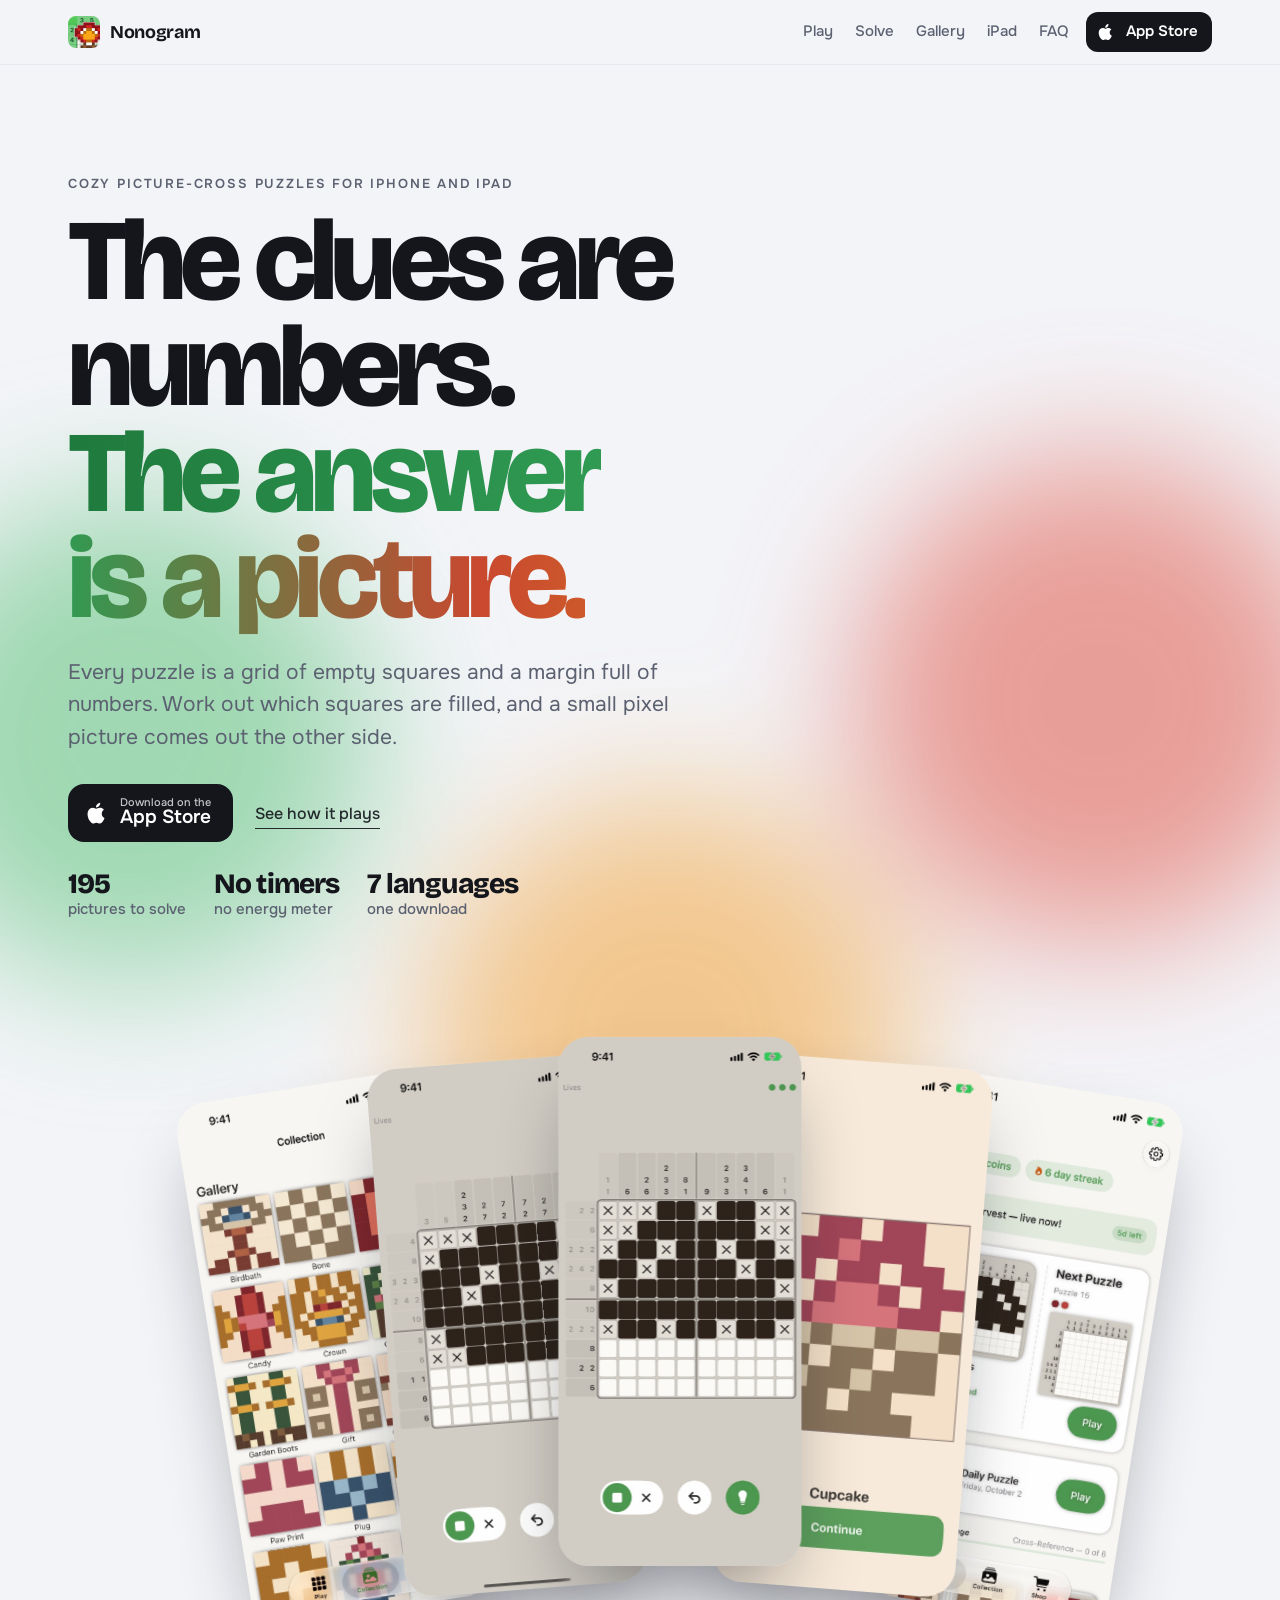
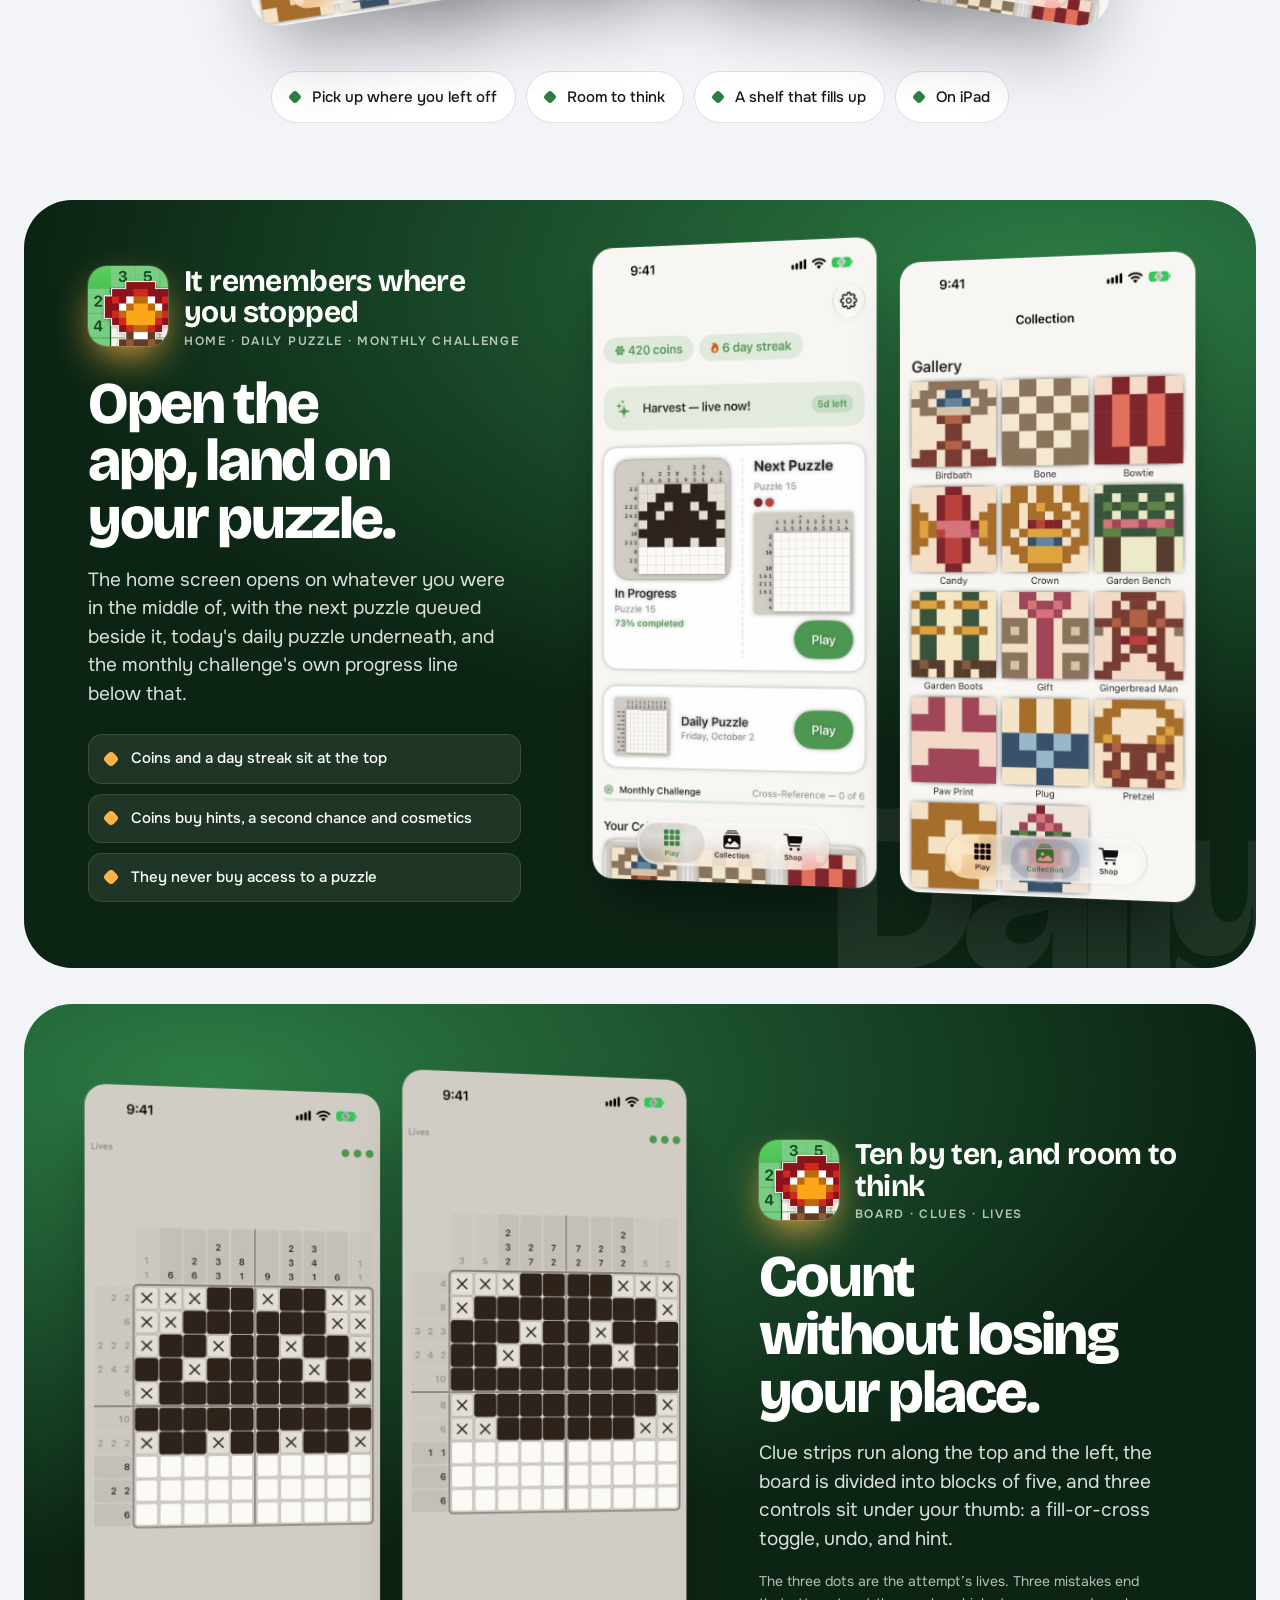
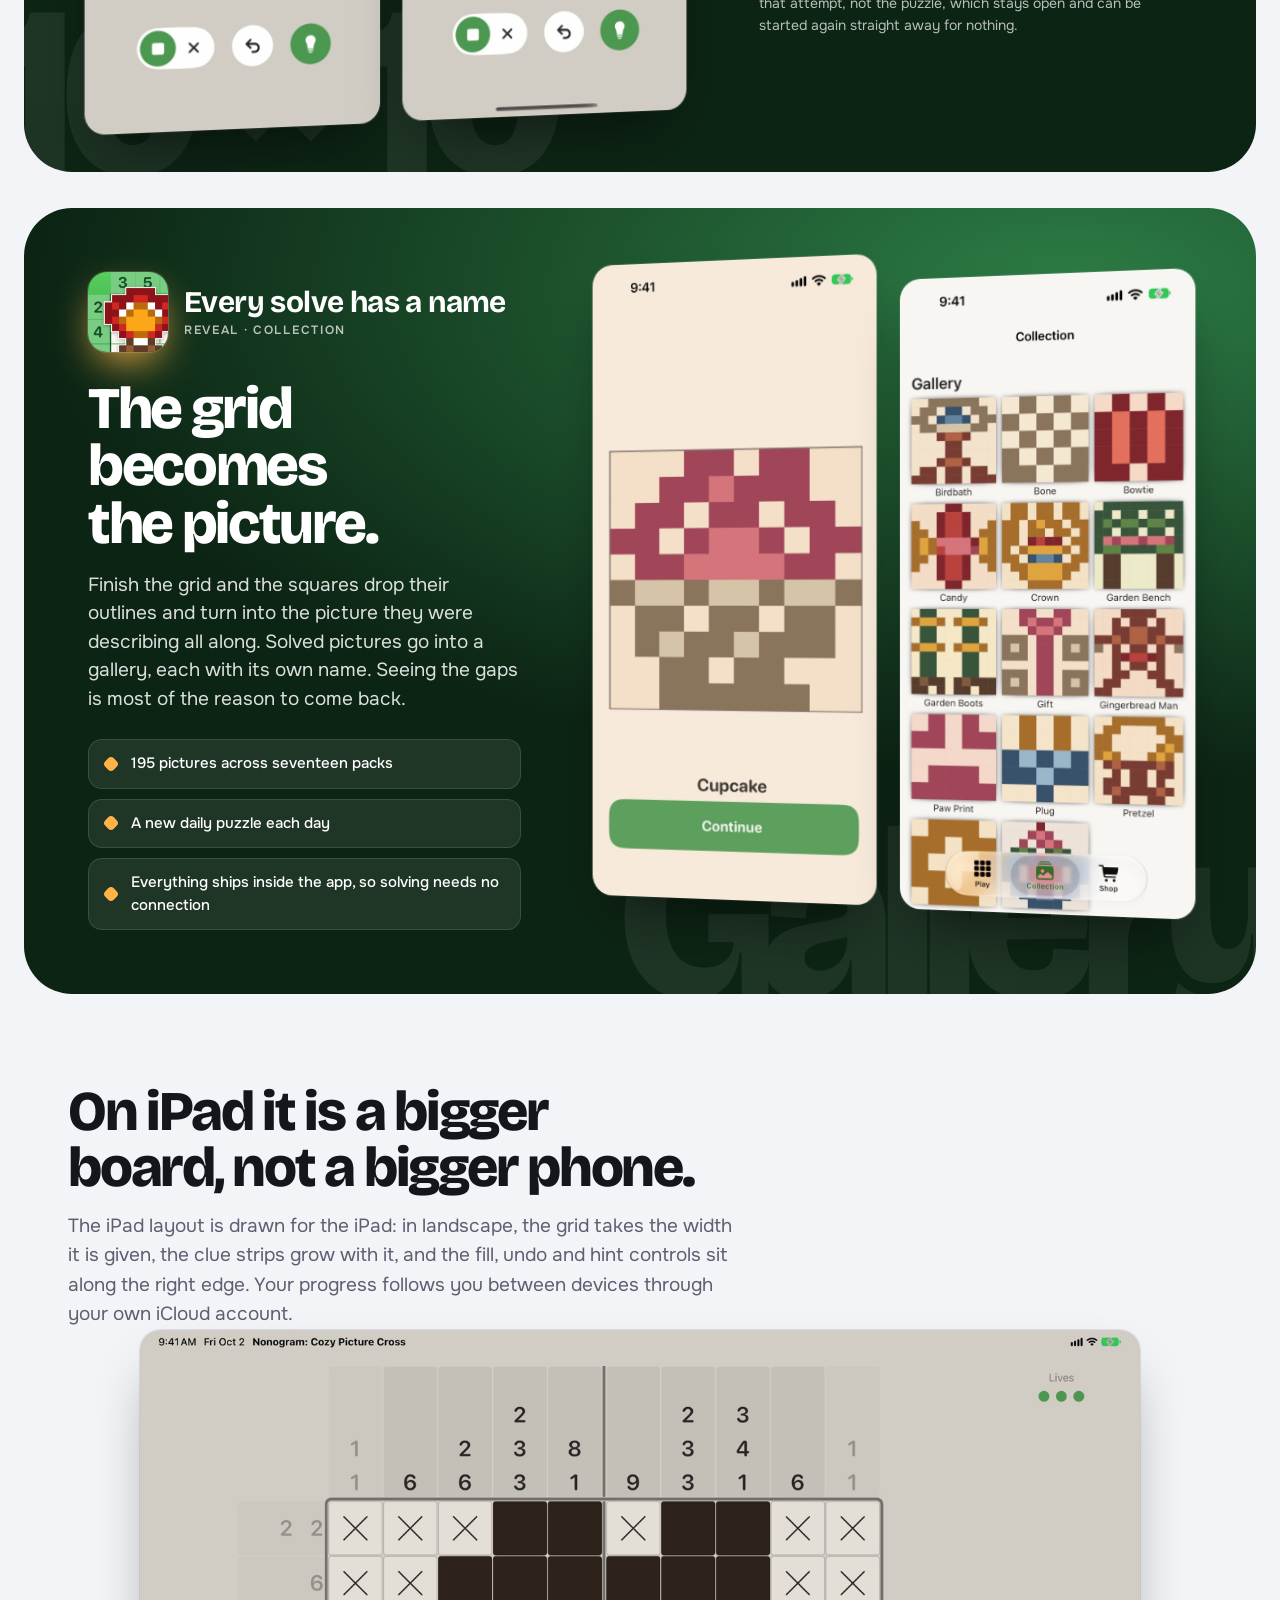
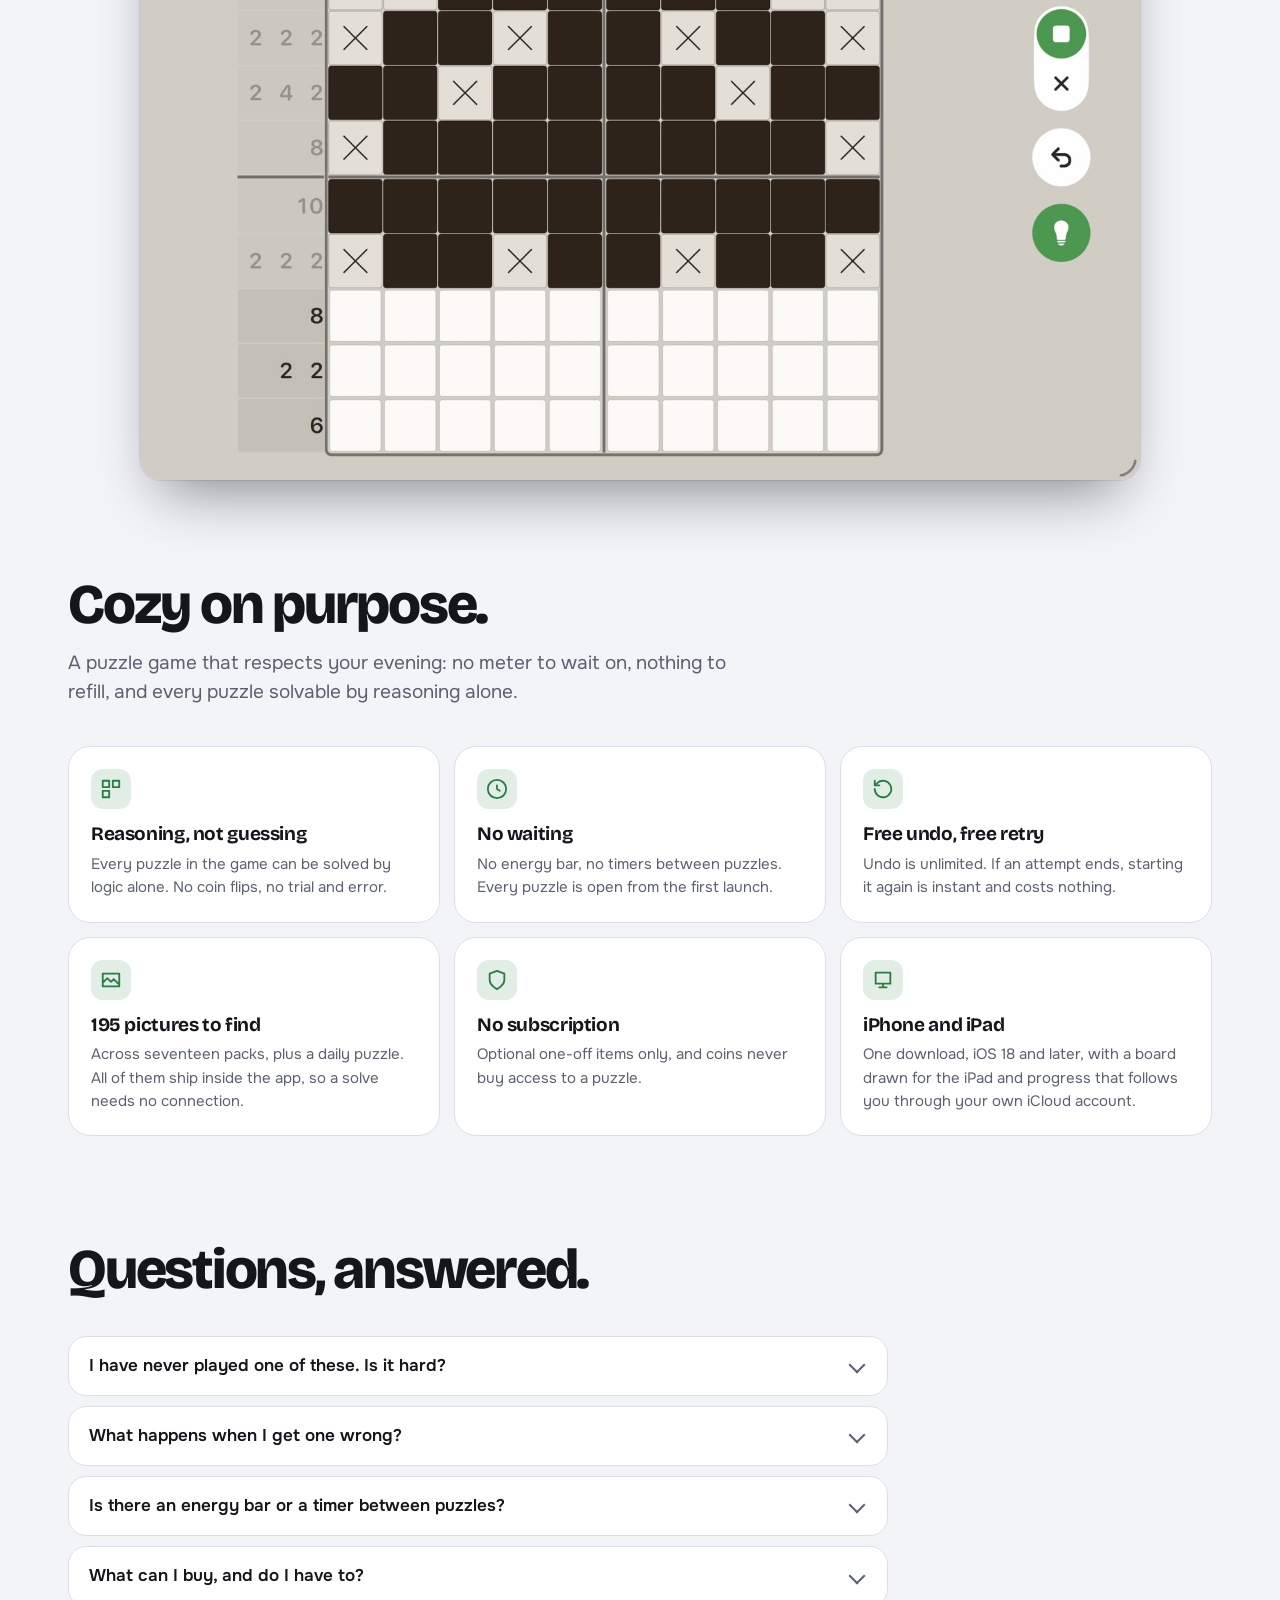
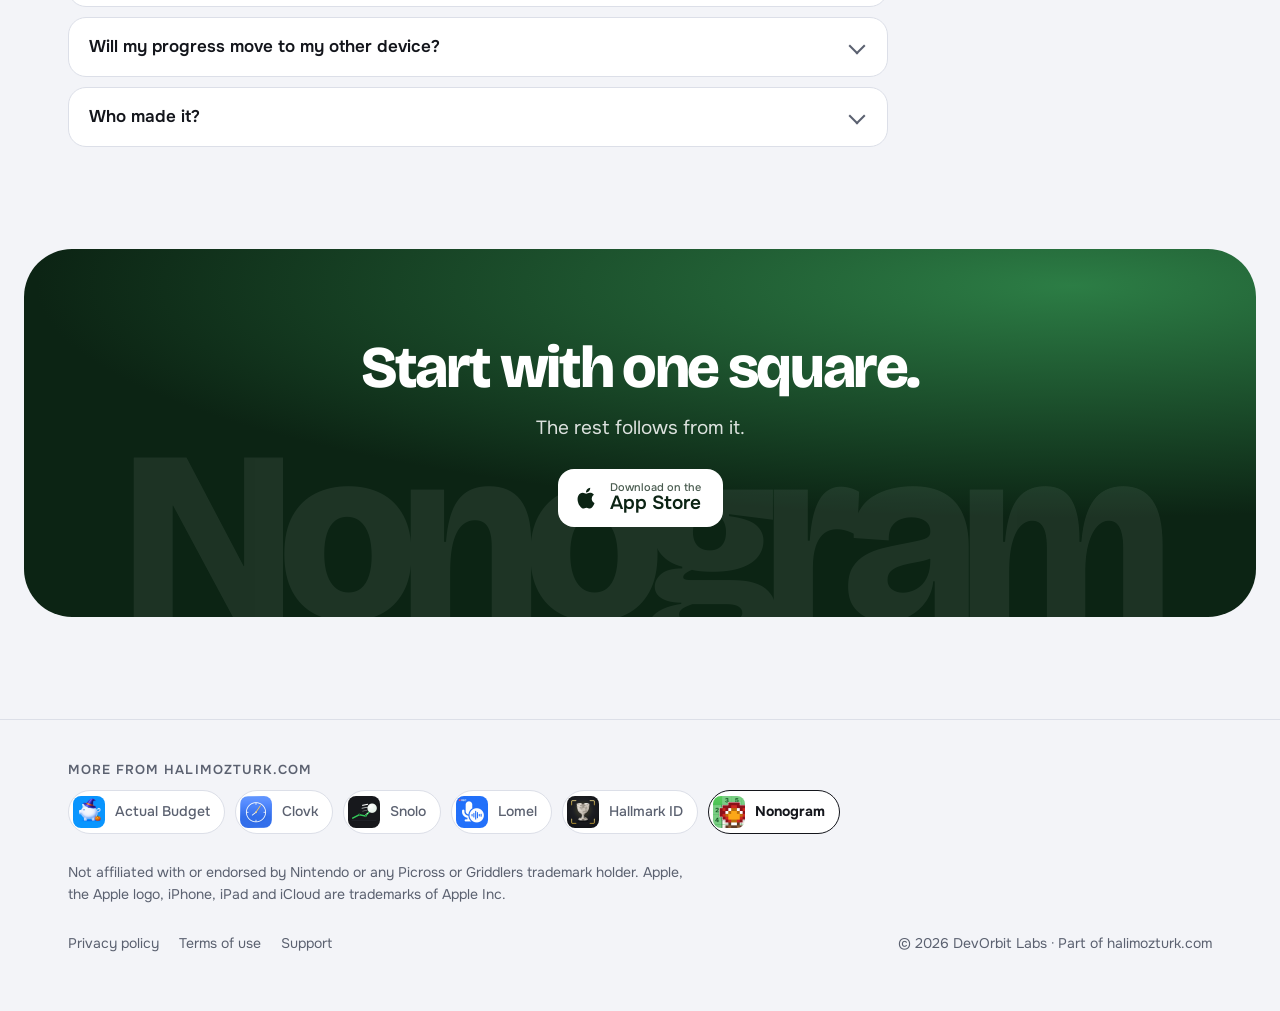
<file: index.html>
<!doctype html>
<html lang="en">
<head>
<meta charset="utf-8">
<meta name="viewport" content="width=device-width, initial-scale=1, viewport-fit=cover">
<title>Nonogram: Cozy Picture Cross — logic puzzles that turn into pixel art</title>
<meta name="description" content="Read the number clues, fill the squares, and a small pixel picture appears. A cozy picture-cross puzzle for iPhone and iPad, with a daily puzzle, a gallery that fills up, and no energy meter to wait on.">
<meta name="keywords" content="nonogram, nonograms, picture cross, cozy puzzle, pixel art puzzle, logic puzzle, hanjie, daily nonogram, grid puzzle, number puzzle, brain game, iphone puzzle game, ipad puzzle game">
<meta name="apple-itunes-app" content="app-id=6795158972">
<meta name="theme-color" media="(prefers-color-scheme: light)" content="#f3f4f8">
<meta name="theme-color" media="(prefers-color-scheme: dark)" content="#0c0e13">
<link rel="canonical" href="https://nonogram.halimozturk.com/">
<meta property="og:type" content="website">
<meta property="og:site_name" content="Nonogram: Cozy Picture Cross">
<meta property="og:url" content="https://nonogram.halimozturk.com/">
<meta property="og:title" content="Nonogram: Cozy Picture Cross">
<meta property="og:description" content="Read the number clues, fill the squares, and a small pixel picture appears. A cozy picture-cross puzzle for iPhone and iPad.">
<meta property="og:image" content="https://nonogram.halimozturk.com/assets/og-cover.png">
<meta property="og:image:width" content="1200">
<meta property="og:image:height" content="630">
<meta name="twitter:card" content="summary_large_image">
<meta name="twitter:title" content="Nonogram: Cozy Picture Cross">
<meta name="twitter:description" content="Read the number clues, fill the squares, and a small pixel picture appears.">
<meta name="twitter:image" content="https://nonogram.halimozturk.com/assets/og-cover.png">
<link rel="icon" href="assets/web/icon.png" type="image/png">
<link rel="apple-touch-icon" href="assets/icon-1024.png">
<link rel="preconnect" href="https://fonts.googleapis.com"><link rel="preconnect" href="https://fonts.gstatic.com" crossorigin>
<link rel="stylesheet" href="https://fonts.googleapis.com/css2?family=Bricolage+Grotesque:opsz,wght@12..96,500;12..96,700;12..96,800&family=Onest:wght@400;500;600&display=swap">
<link rel="stylesheet" href="family.css">
<link rel="stylesheet" href="events.css">
<link rel="stylesheet" href="nonogram.css">
<script type="application/ld+json">
{
  "@context": "https://schema.org",
  "@graph": [
    {
      "@type": "MobileApplication",
      "name": "Nonogram: Cozy Picture Cross",
      "applicationCategory": "GameApplication",
      "applicationSubCategory": "Puzzle",
      "operatingSystem": "iOS 18.0 or later",
      "url": "https://apps.apple.com/app/id6795158972",
      "description": "Read the number clues, fill the squares, and a small pixel picture appears. A cozy picture-cross puzzle for iPhone and iPad, with a daily puzzle, a gallery that fills up, and no energy meter to wait on.",
      "author": {
        "@type": "Organization",
        "name": "DevOrbit Labs"
      },
      "inLanguage": [
        "en",
        "de",
        "fr",
        "es",
        "it",
        "ja",
        "ko"
      ]
    },
    {
      "@type": "FAQPage",
      "mainEntity": [
        {
          "@type": "Question",
          "name": "I have never played one of these. Is it hard?",
          "acceptedAnswer": {
            "@type": "Answer",
            "text": "The first few puzzles are five squares across and teach you the one rule you need. It is logic, not arithmetic — the numbers describe runs of filled squares, and you never have to add anything up."
          }
        },
        {
          "@type": "Question",
          "name": "What happens when I get one wrong?",
          "acceptedAnswer": {
            "@type": "Answer",
            "text": "An attempt carries three lives. Three wrong squares end that attempt and clear the board. The puzzle itself stays open, and starting it again is immediate and costs nothing. Undo is free and there is no limit on it."
          }
        },
        {
          "@type": "Question",
          "name": "Is there an energy bar or a timer between puzzles?",
          "acceptedAnswer": {
            "@type": "Answer",
            "text": "No. There is nothing to wait for and nothing to refill. Every puzzle in the app is unlocked from the first launch."
          }
        },
        {
          "@type": "Question",
          "name": "What can I buy, and do I have to?",
          "acceptedAnswer": {
            "@type": "Answer",
            "text": "Optional one-off items only: coins, and a few conveniences and cosmetics. There is no subscription. Coins are never needed to open a puzzle. Current prices are displayed in the App and on the App Store, and may vary by region."
          }
        },
        {
          "@type": "Question",
          "name": "Will my progress move to my other device?",
          "acceptedAnswer": {
            "@type": "Answer",
            "text": "Yes, through your own iCloud account, as long as you are signed in to the same Apple Account on both. Your saves are also kept on the device itself, so the game works when you are offline."
          }
        }
      ]
    }
  ]
}
</script>
</head>
<body>

<header class="topbar">
  <div class="wrap">
    <a class="brand" href="#top"><img src="assets/web/icon.png" alt="" width="32" height="32">Nonogram</a>
    <ul class="topnav">
      <li><a href="#play">Play</a></li>
      <li><a href="#solve">Solve</a></li>
      <li><a href="#gallery">Gallery</a></li>
      <li><a href="#ipad">iPad</a></li>
      <li><a href="#faq">FAQ</a></li>
    </ul>
    <a class="btn sm" href="https://apps.apple.com/us/app/id6795158972"><svg viewBox="0 0 24 24" fill="currentColor" aria-hidden="true"><path d="M16.37 12.7c.03 2.9 2.54 3.86 2.57 3.87-.02.07-.4 1.38-1.33 2.73-.8 1.17-1.63 2.33-2.94 2.35-1.29.03-1.7-.76-3.17-.76s-1.93.74-3.15.79c-1.26.05-2.23-1.26-3.04-2.42-1.65-2.38-2.9-6.72-1.21-9.66.84-1.46 2.34-2.38 3.97-2.41 1.24-.02 2.41.84 3.17.84.76 0 2.18-1.04 3.68-.88.63.03 2.38.25 3.51 1.9-.09.06-2.1 1.23-2.06 3.65zM13.95 5.6c.67-.81 1.12-1.94.99-3.07-.96.04-2.13.64-2.82 1.45-.62.72-1.16 1.86-1.01 2.96 1.07.08 2.17-.55 2.84-1.34z"/></svg>App Store</a>
  </div>
</header>

<main id="top">
  <section class="hero">
    <div class="aura" aria-hidden="true"><i></i><i></i><i></i></div>
    <div class="wrap">
      <p class="eyebrow">Cozy picture-cross puzzles for iPhone and iPad</p>
      <h1>The clues are numbers. <em>The answer is a picture.</em></h1>
      <p class="sub">Every puzzle is a grid of empty squares and a margin full of numbers. Work out which squares are filled, and a small pixel picture comes out the other side.</p>
      <div class="ctas">
        <a class="btn" href="https://apps.apple.com/us/app/id6795158972"><svg viewBox="0 0 24 24" fill="currentColor" aria-hidden="true"><path d="M16.37 12.7c.03 2.9 2.54 3.86 2.57 3.87-.02.07-.4 1.38-1.33 2.73-.8 1.17-1.63 2.33-2.94 2.35-1.29.03-1.7-.76-3.17-.76s-1.93.74-3.15.79c-1.26.05-2.23-1.26-3.04-2.42-1.65-2.38-2.9-6.72-1.21-9.66.84-1.46 2.34-2.38 3.97-2.41 1.24-.02 2.41.84 3.17.84.76 0 2.18-1.04 3.68-.88.63.03 2.38.25 3.51 1.9-.09.06-2.1 1.23-2.06 3.65zM13.95 5.6c.67-.81 1.12-1.94.99-3.07-.96.04-2.13.64-2.82 1.45-.62.72-1.16 1.86-1.01 2.96 1.07.08 2.17-.55 2.84-1.34z"/></svg><span><small>Download on the</small>App Store</span></a>
        <a class="link" href="#play">See how it plays</a>
      </div>
      <ul class="facts">
        <li><b>195</b>pictures to solve</li>
        <li><b>No timers</b>no energy meter</li>
        <li><b>7 languages</b>one download</li>
      </ul>
    </div>
    <div class="wrap">
      <div class="fan" aria-label="Nonogram screenshots">
        <figure class="fan-item" style="--o:-2;--a:2"><img src="assets/web/collection.jpg" alt="The Collection gallery: a grid of finished pixel pictures with their names underneath, such as Birdbath, Bone, Bowtie, Candy, Crown and Pretzel." width="720" height="1565" loading="eager"></figure>
        <figure class="fan-item" style="--o:-1;--a:1"><img src="assets/web/balloon.jpg" alt="Another ten by ten board part-way through a solve, with filled squares, crossed-out squares and the number clues around the grid." width="720" height="1565" loading="eager"></figure>
        <figure class="fan-item" style="--o:0;--a:0"><img src="assets/web/board.jpg" alt="A ten by ten board part-way through a solve, with number clues above every column and beside every row, a Lives label with three green dots, and fill-or-cross, undo and hint buttons along the bottom." width="720" height="1565" loading="eager"></figure>
        <figure class="fan-item" style="--o:1;--a:1"><img src="assets/web/reveal.jpg" alt="A completed puzzle shown as finished pixel art, a mushroom-like picture with a maroon cap and a brown stem on a cream ground, with a green Continue button underneath." width="720" height="1565" loading="eager"></figure>
        <figure class="fan-item" style="--o:2;--a:2"><img src="assets/web/home.jpg" alt="The home screen: a 420 coins chip and a six day streak, a Harvest event banner, a card showing Puzzle 15 in progress at 73 percent with the next puzzle queued beside it, a Daily Puzzle card, and a Monthly Challenge line." width="720" height="1565" loading="eager"></figure>
      </div>
      <nav class="chips" aria-label="Jump to a feature">
        <a class="chip dot" href="#play"><span>Pick up where you left off</span></a>
        <a class="chip dot" href="#solve"><span>Room to think</span></a>
        <a class="chip dot" href="#gallery"><span>A shelf that fills up</span></a>
        <a class="chip dot" href="#ipad"><span>On iPad</span></a>
      </nav>
    </div>
  </section>

  <!-- now in the app: the live In-App Event (events.js, data from ASC via gemappfinder event_sync) -->
  <div class="wrap evt" id="now-in-app" hidden></div>

  <div class="apps">
    <section class="app" id="play">
      <div class="stage">
        <div class="water" aria-hidden="true">Daily</div>
        <div class="app-copy">
          <div class="app-id"><img class="app-icon" src="assets/web/icon.png" alt="" width="80" height="80"><div><h2>It remembers where you stopped</h2><p class="cat">Home · Daily puzzle · Monthly challenge</p></div></div>
          <p class="headline">Open the app, land on your puzzle.</p>
          <p class="line">The home screen opens on whatever you were in the middle of, with the next puzzle queued beside it, today's daily puzzle underneath, and the monthly challenge's own progress line below that.</p>
          <ul class="tiles">
            <li>Coins and a day streak sit at the top</li>
            <li>Coins buy hints, a second chance and cosmetics</li>
            <li>They never buy access to a puzzle</li>
          </ul>
        </div>
        <div class="shots">
          <img src="assets/web/home.jpg" alt="The home screen: a 420 coins chip and a six day streak, a Harvest event banner, a card showing Puzzle 15 in progress at 73 percent with the next puzzle queued beside it, a Daily Puzzle card, and a Monthly Challenge line." width="720" height="1565" loading="lazy" style="--j:0"><img src="assets/web/collection.jpg" alt="The Collection gallery: a grid of finished pixel pictures with their names underneath, such as Birdbath, Bone, Bowtie, Candy, Crown and Pretzel." width="720" height="1565" loading="lazy" style="--j:1">
        </div>
      </div>
    </section>
    <section class="app" id="solve">
      <div class="stage">
        <div class="water" aria-hidden="true">10 × 10</div>
        <div class="app-copy">
          <div class="app-id"><img class="app-icon" src="assets/web/icon.png" alt="" width="80" height="80"><div><h2>Ten by ten, and room to think</h2><p class="cat">Board · Clues · Lives</p></div></div>
          <p class="headline">Count without losing your place.</p>
          <p class="line">Clue strips run along the top and the left, the board is divided into blocks of five, and three controls sit under your thumb: a fill-or-cross toggle, undo, and hint.</p>
          <p class="note">The three dots are the attempt&rsquo;s lives. Three mistakes end that attempt, not the puzzle, which stays open and can be started again straight away for nothing.</p>
        </div>
        <div class="shots">
          <img src="assets/web/board.jpg" alt="A ten by ten board part-way through a solve, with number clues above every column and beside every row, a Lives label with three green dots, and fill-or-cross, undo and hint buttons along the bottom." width="720" height="1565" loading="lazy" style="--j:0"><img src="assets/web/balloon.jpg" alt="Another ten by ten board part-way through a solve, with filled squares, crossed-out squares and the number clues around the grid." width="720" height="1565" loading="lazy" style="--j:1">
        </div>
      </div>
    </section>
    <section class="app" id="gallery">
      <div class="stage">
        <div class="water" aria-hidden="true">Gallery</div>
        <div class="app-copy">
          <div class="app-id"><img class="app-icon" src="assets/web/icon.png" alt="" width="80" height="80"><div><h2>Every solve has a name</h2><p class="cat">Reveal · Collection</p></div></div>
          <p class="headline">The grid becomes the picture.</p>
          <p class="line">Finish the grid and the squares drop their outlines and turn into the picture they were describing all along. Solved pictures go into a gallery, each with its own name. Seeing the gaps is most of the reason to come back.</p>
          <ul class="tiles">
            <li>195 pictures across seventeen packs</li>
            <li>A new daily puzzle each day</li>
            <li>Everything ships inside the app, so solving needs no connection</li>
          </ul>
        </div>
        <div class="shots">
          <img src="assets/web/reveal.jpg" alt="A completed puzzle shown as finished pixel art, a mushroom-like picture with a maroon cap and a brown stem on a cream ground, with a green Continue button underneath." width="720" height="1565" loading="lazy" style="--j:0"><img src="assets/web/collection.jpg" alt="The Collection gallery: a grid of finished pixel pictures with their names underneath, such as Birdbath, Bone, Bowtie, Candy, Crown and Pretzel." width="720" height="1565" loading="lazy" style="--j:1">
        </div>
      </div>
    </section>
  </div>

  <section class="section" id="ipad">
    <div class="wrap">
      <div class="section-head">
        <h2>On iPad it is a bigger board, not a bigger phone.</h2>
        <p>The iPad layout is drawn for the iPad: in landscape, the grid takes the width it is given, the clue strips grow with it, and the fill, undo and hint controls sit along the right edge. Your progress follows you between devices through your own iCloud account.</p>
      </div>
      <figure class="padshot"><img src="assets/web/ipad-board.jpg" alt="The same ten by ten puzzle on iPad in landscape, with the board filling most of the screen and large clue numbers above the columns and beside the rows." width="1440" height="1080" loading="lazy"></figure>
    </div>
  </section>

  <section class="section" id="trust">
    <div class="wrap">
      <div class="section-head">
        <h2>Cozy on purpose.</h2>
        <p>A puzzle game that respects your evening: no meter to wait on, nothing to refill, and every puzzle solvable by reasoning alone.</p>
      </div>
      <ul class="cards">
        <li class="card"><div class="ico"><svg viewBox="0 0 24 24" fill="none" stroke="currentColor" stroke-width="2" stroke-linecap="round" stroke-linejoin="round"><path d="M3 3h7v7H3zM14 3h7v7h-7zM3 14h7v7H3z"/></svg></div><h3>Reasoning, not guessing</h3><p>Every puzzle in the game can be solved by logic alone. No coin flips, no trial and error.</p></li>
        <li class="card"><div class="ico"><svg viewBox="0 0 24 24" fill="none" stroke="currentColor" stroke-width="2" stroke-linecap="round" stroke-linejoin="round"><path d="M12 8v4l3 2M12 22a10 10 0 1 0 0-20 10 10 0 0 0 0 20z"/></svg></div><h3>No waiting</h3><p>No energy bar, no timers between puzzles. Every puzzle is open from the first launch.</p></li>
        <li class="card"><div class="ico"><svg viewBox="0 0 24 24" fill="none" stroke="currentColor" stroke-width="2" stroke-linecap="round" stroke-linejoin="round"><path d="M3 12a9 9 0 1 0 3-6.7L3 8M3 3v5h5"/></svg></div><h3>Free undo, free retry</h3><p>Undo is unlimited. If an attempt ends, starting it again is instant and costs nothing.</p></li>
        <li class="card"><div class="ico"><svg viewBox="0 0 24 24" fill="none" stroke="currentColor" stroke-width="2" stroke-linecap="round" stroke-linejoin="round"><path d="M3 5h18v14H3zM3 15l5-5 4 4 3-3 6 6"/></svg></div><h3>195 pictures to find</h3><p>Across seventeen packs, plus a daily puzzle. All of them ship inside the app, so a solve needs no connection.</p></li>
        <li class="card"><div class="ico"><svg viewBox="0 0 24 24" fill="none" stroke="currentColor" stroke-width="2" stroke-linecap="round" stroke-linejoin="round"><path d="M12 22s8-4 8-10V5l-8-3-8 3v7c0 6 8 10 8 10z"/></svg></div><h3>No subscription</h3><p>Optional one-off items only, and coins never buy access to a puzzle.</p></li>
        <li class="card"><div class="ico"><svg viewBox="0 0 24 24" fill="none" stroke="currentColor" stroke-width="2" stroke-linecap="round" stroke-linejoin="round"><path d="M4 4h16v12H4zM8 20h8M12 16v4"/></svg></div><h3>iPhone and iPad</h3><p>One download, iOS 18 and later, with a board drawn for the iPad and progress that follows you through your own iCloud account.</p></li>
      </ul>
    </div>
  </section>

  <section class="section" id="faq">
    <div class="wrap">
      <div class="section-head"><h2>Questions, answered.</h2></div>
      <div class="faq">
        <details><summary>I have never played one of these. Is it hard?</summary><p>The first few puzzles are five squares across and teach you the one rule you need. It is logic, not arithmetic — the numbers describe runs of filled squares, and you never have to add anything up.</p></details>
        <details><summary>What happens when I get one wrong?</summary><p>An attempt carries three lives. Three wrong squares end that attempt and clear the board. The puzzle itself stays open, and starting it again is immediate and costs nothing. Undo is free and there is no limit on it.</p></details>
        <details><summary>Is there an energy bar or a timer between puzzles?</summary><p>No. There is nothing to wait for and nothing to refill. Every puzzle in the app is unlocked from the first launch.</p></details>
        <details><summary>What can I buy, and do I have to?</summary><p>Optional one-off items only: coins, and a few conveniences and cosmetics. There is no subscription. Coins are never needed to open a puzzle, and the pictures that unlock new areas cannot be bought at any price — they are earned by solving. Current prices are displayed in the App and on the App Store, and may vary by region.</p></details>
        <details><summary>Will my progress move to my other device?</summary><p>Yes, through your own iCloud account, as long as you are signed in to the same Apple Account on both. Your saves are also kept on the device itself, so the game works when you are offline.</p></details>
        <details><summary>Who made it?</summary><p>A very small independent studio. If something is broken or you have an idea, the support address below reaches a person.</p></details>
      </div>
    </div>
  </section>

  <section class="cta">
    <div class="stage">
      <div class="water" aria-hidden="true">Nonogram</div>
      <div class="app-copy">
        <p class="headline">Start with one square.</p>
        <p class="line">The rest follows from it.</p>
        <div class="ctas" style="justify-content:center">
          <a class="btn" href="https://apps.apple.com/us/app/id6795158972"><svg viewBox="0 0 24 24" fill="currentColor" aria-hidden="true"><path d="M16.37 12.7c.03 2.9 2.54 3.86 2.57 3.87-.02.07-.4 1.38-1.33 2.73-.8 1.17-1.63 2.33-2.94 2.35-1.29.03-1.7-.76-3.17-.76s-1.93.74-3.15.79c-1.26.05-2.23-1.26-3.04-2.42-1.65-2.38-2.9-6.72-1.21-9.66.84-1.46 2.34-2.38 3.97-2.41 1.24-.02 2.41.84 3.17.84.76 0 2.18-1.04 3.68-.88.63.03 2.38.25 3.51 1.9-.09.06-2.1 1.23-2.06 3.65zM13.95 5.6c.67-.81 1.12-1.94.99-3.07-.96.04-2.13.64-2.82 1.45-.62.72-1.16 1.86-1.01 2.96 1.07.08 2.17-.55 2.84-1.34z"/></svg><span><small>Download on the</small>App Store</span></a>
        </div>
      </div>
    </div>
  </section>
</main>

<footer>
  <div class="wrap">
    <div class="fam">
      <span>More from halimozturk.com</span>
      <a class="chip" href="https://afterbudget.com"><img src="assets/web/budget.png" alt="" width="32" height="32"><span>Actual Budget</span></a>
      <a class="chip" href="https://clovk.halimozturk.com"><img src="assets/web/clovk.png" alt="" width="32" height="32"><span>Clovk</span></a>
      <a class="chip" href="https://debtsnowball.halimozturk.com"><img src="assets/web/snolo.png" alt="" width="32" height="32"><span>Snolo</span></a>
      <a class="chip" href="https://lomel.halimozturk.com"><img src="assets/web/lomel.png" alt="" width="32" height="32"><span>Lomel</span></a>
      <a class="chip" href="https://hallmarkid.halimozturk.com"><img src="assets/web/hallmark.png" alt="" width="32" height="32"><span>Hallmark ID</span></a>
      <a class="chip self" aria-current="page"><img src="assets/web/icon.png" alt="" width="32" height="32"><span><b>Nonogram</b></span></a>
    </div>
    <p class="disclaim">Not affiliated with or endorsed by Nintendo or any Picross or Griddlers trademark holder. Apple, the Apple logo, iPhone, iPad and iCloud are trademarks of Apple Inc.</p>
    <div class="legal">
      <ul>
        <li><a href="privacy.html">Privacy policy</a></li>
        <li><a href="terms.html">Terms of use</a></li>
        <li><a href="mailto:halimozturk@windowslive.com">Support</a></li>
      </ul>
      <p style="margin:0">&copy; 2026 DevOrbit Labs &middot; Part of <a href="https://halimozturk.com">halimozturk.com</a></p>
    </div>
  </div>
</footer>
<script src="events.js" defer></script>
</body>
</html>
</file>
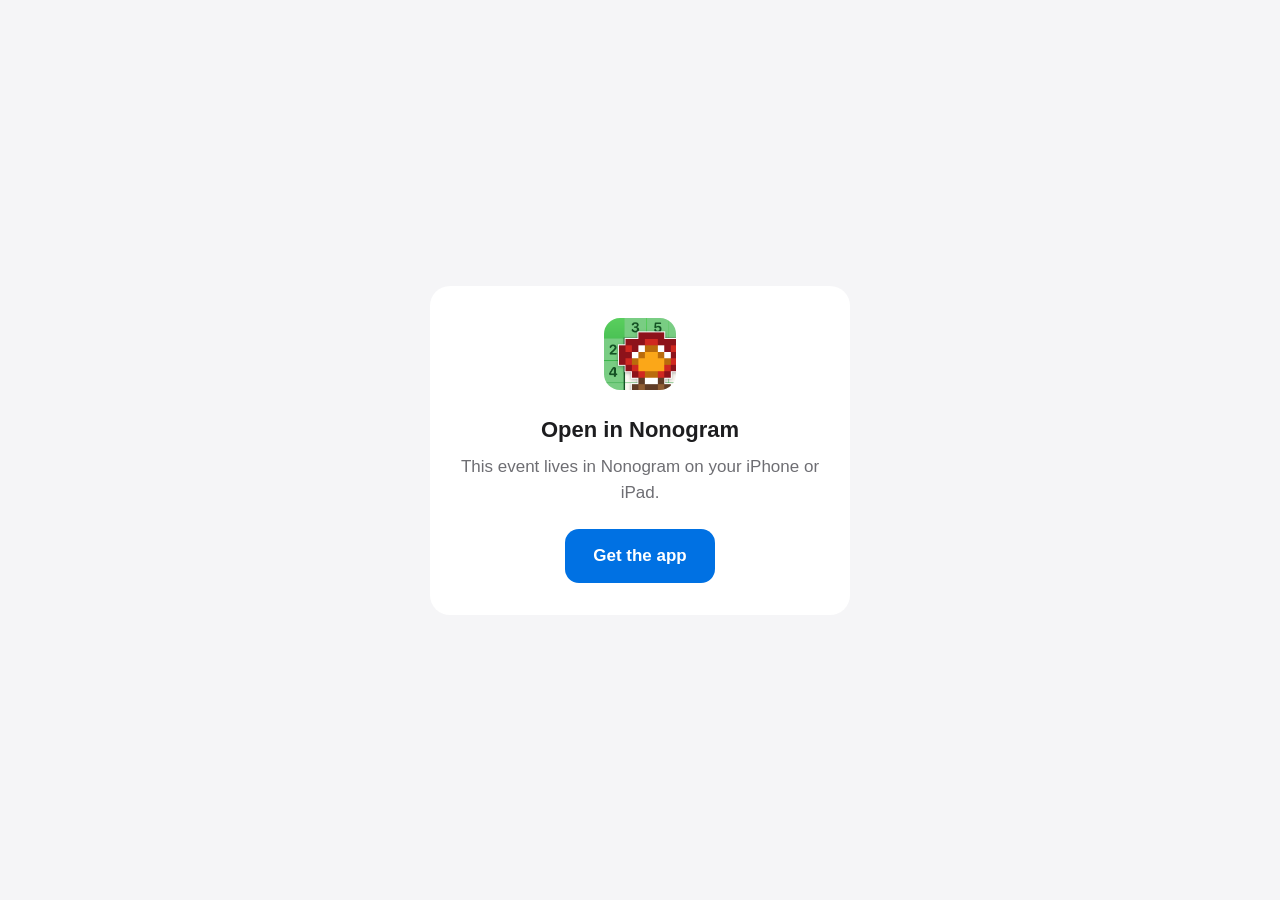
<file: e/index.html>
<!doctype html>
<html lang="en">
<head>
<meta charset="utf-8">
<meta name="viewport" content="width=device-width, initial-scale=1">
<title>Nonogram — Event</title>
<meta name="robots" content="noindex">
<!-- With the app installed, iOS opens /e/<id> in the app directly (universal link) and this page
     is never fetched. -->
<meta name="apple-itunes-app" content="app-id=6795158972">
<style>
  :root { --bg: #f5f5f7; --fg: #1d1d1f; --muted: #6e6e73; --accent: #0071e3; --card: #ffffff; }
  @media (prefers-color-scheme: dark) {
    :root { --bg: #111113; --fg: #f5f5f7; --muted: #a1a1a6; --accent: #2997ff; --card: #1c1c1e; }
  }
  * { box-sizing: border-box; }
  body { margin: 0; min-height: 100vh; display: flex; align-items: center; justify-content: center;
         background: var(--bg); color: var(--fg); padding: 16px;
         font: 17px/1.5 -apple-system, BlinkMacSystemFont, "Segoe UI", Roboto, sans-serif; }
  main { background: var(--card); border-radius: 20px; padding: 32px 24px; max-width: 420px;
         width: 100%; text-align: center; }
  img { width: 72px; height: 72px; border-radius: 16px; }
  h1 { font-size: 22px; margin: 16px 0 8px; }
  p { color: var(--muted); margin: 0 0 24px; }
  a.btn { display: inline-block; background: var(--accent); color: #fff; text-decoration: none;
          font-weight: 600; padding: 14px 28px; border-radius: 14px; }
</style>
</head>
<body>
<main>
  <img src="/assets/icon-1024.png" alt="" width="72" height="72">
  <h1>Open in Nonogram</h1>
  <p>This event lives in Nonogram on your iPhone or iPad.</p>
  <a class="btn" id="store" href="https://apps.apple.com/app/id6795158972?pt=96176867&amp;ct=event&amp;mt=8">Get the app</a>
</main>
<script>
  // The id is the path segment after /e/; anything outside ^[a-z0-9-]{1,40}$ falls back to the
  // plain "event" campaign token.
  (function () {
    var m = location.pathname.match(/^\/e\/([^\/]+)\/?$/);
    var id = m ? m[1] : "";
    var ct = /^[a-z0-9-]{1,40}$/.test(id) ? "event-" + id : "event";
    var url = "https://apps.apple.com/app/id6795158972?pt=96176867&ct=" + encodeURIComponent(ct) + "&mt=8";
    document.getElementById("store").href = url;
    setTimeout(function () { location.replace(url); }, 1500);
  })();
</script>
</body>
</html>
</file>
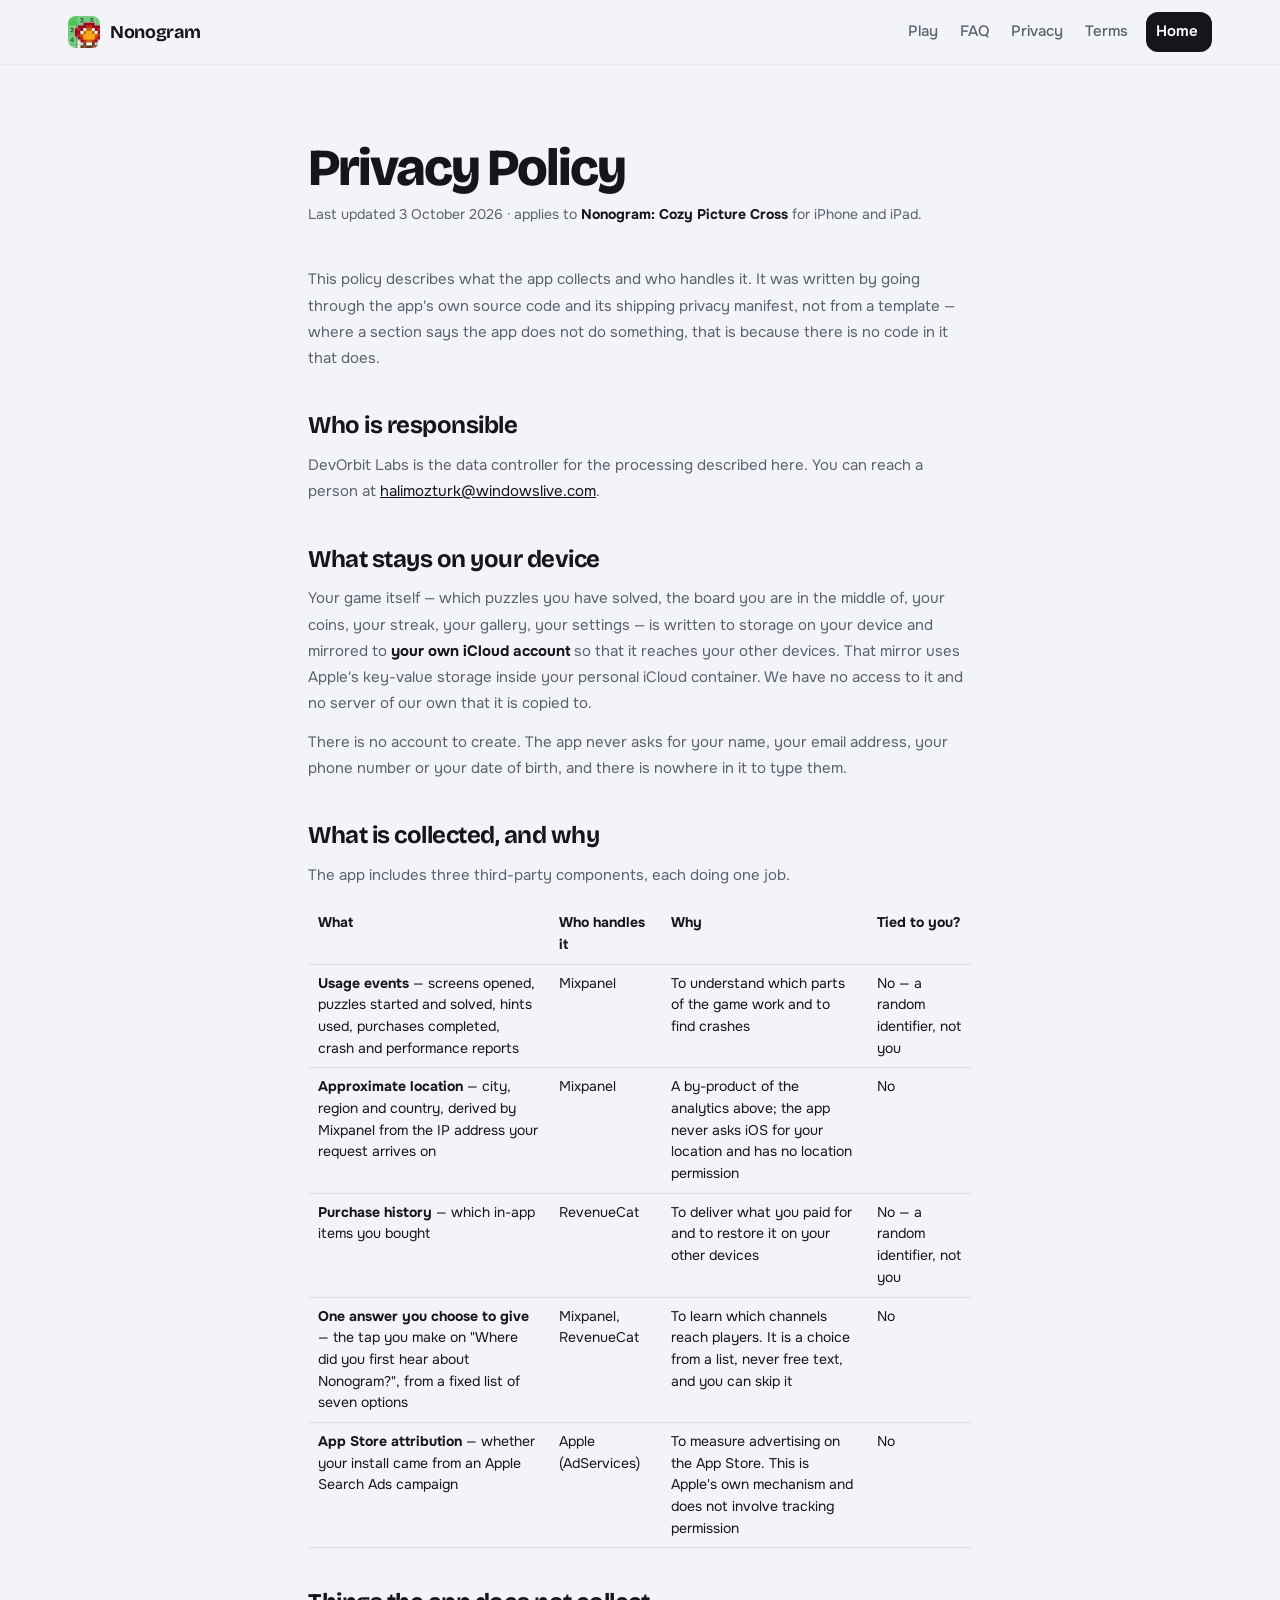
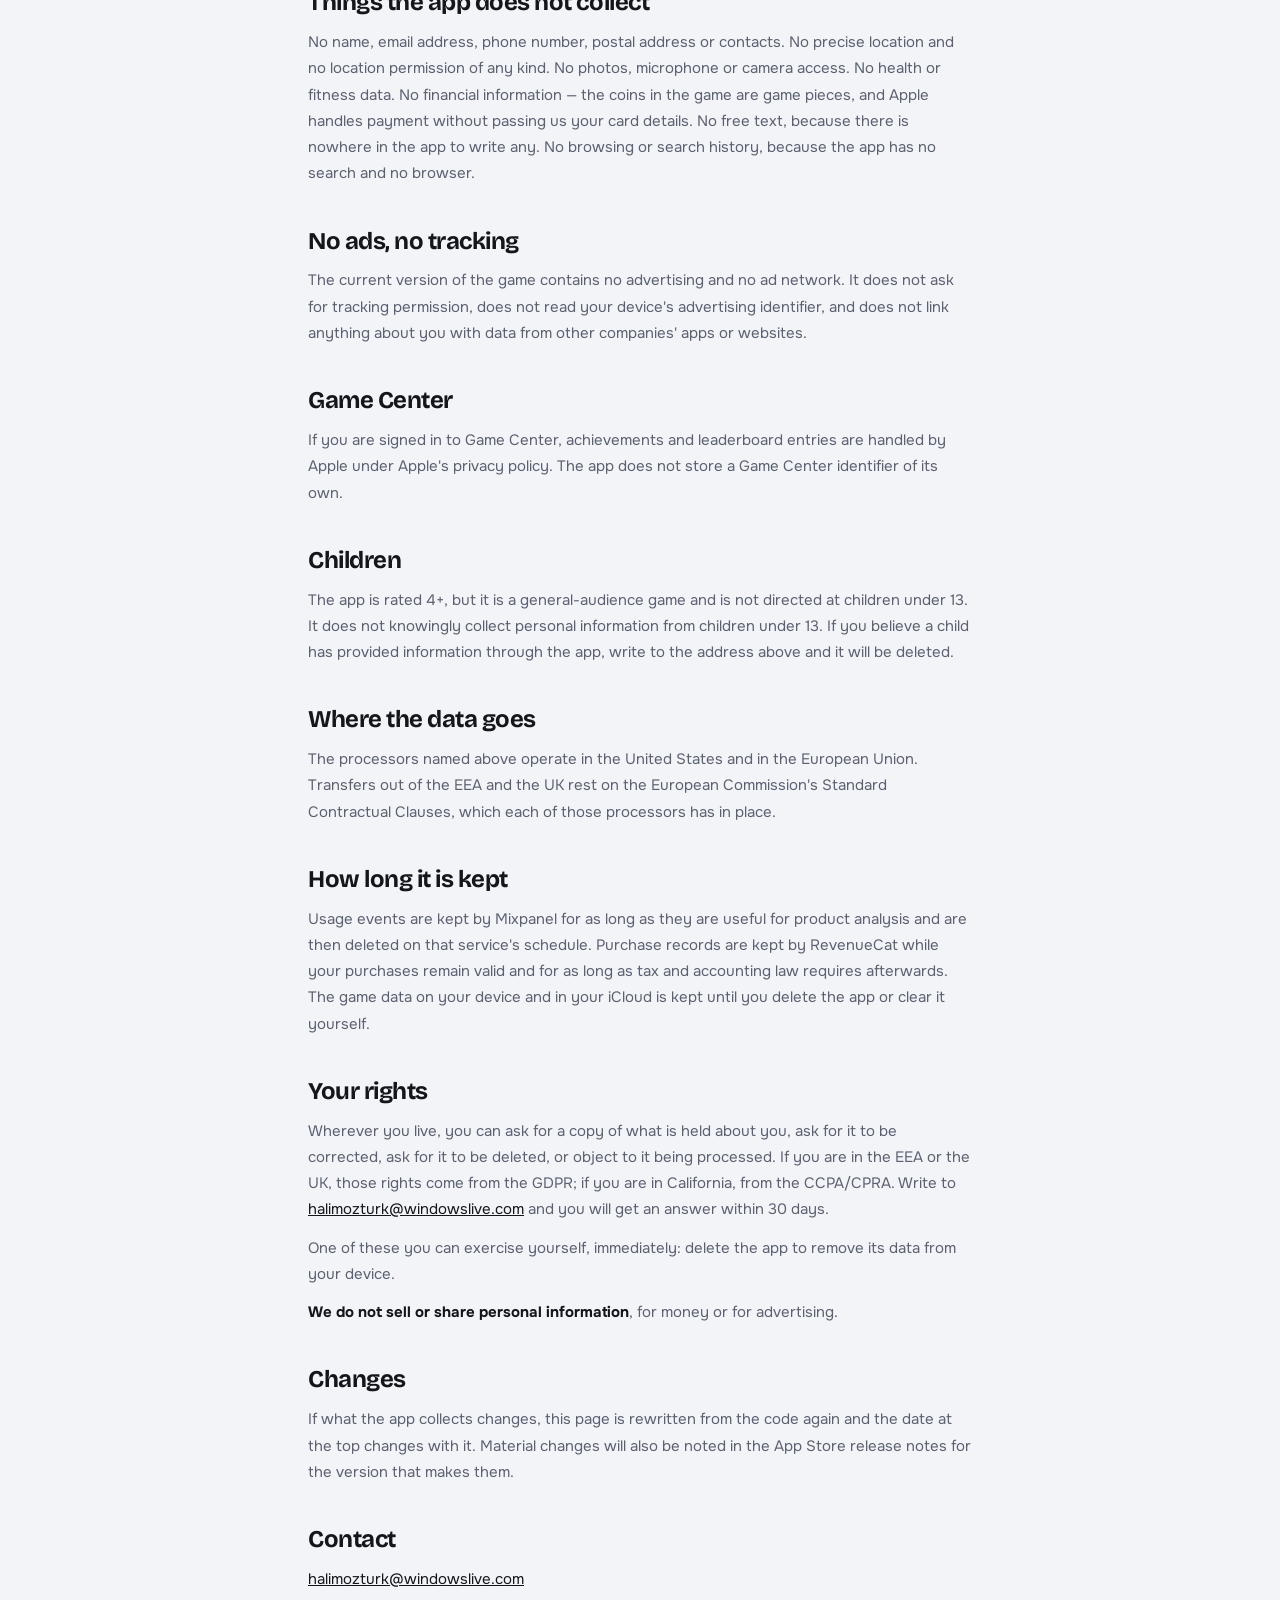
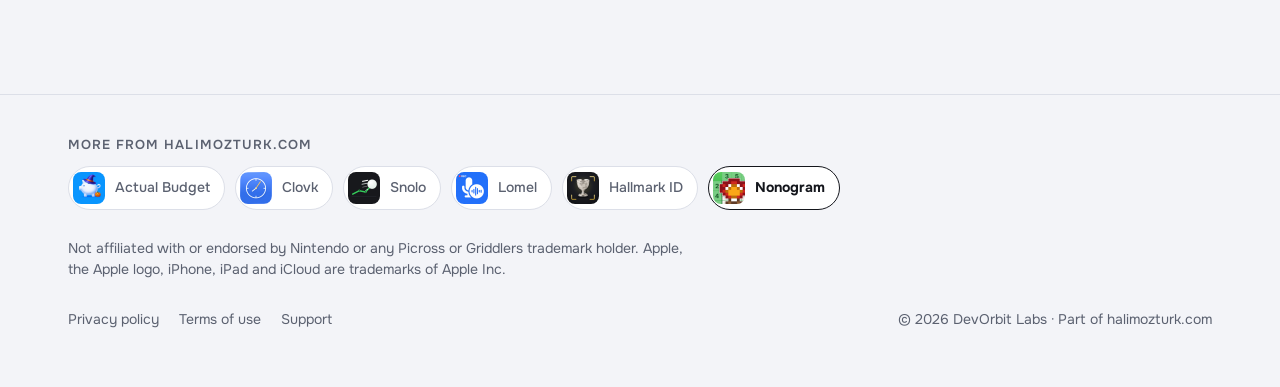
<file: privacy.html>
<!doctype html>
<html lang="en">
<head>
<meta charset="utf-8">
<meta name="viewport" content="width=device-width, initial-scale=1, viewport-fit=cover">
<title>Privacy Policy — Nonogram: Cozy Picture Cross</title>
<meta name="description" content="What Nonogram: Cozy Picture Cross collects, who processes it, and how to control it.">
<link rel="canonical" href="https://nonogram.halimozturk.com/privacy.html">
<meta name="theme-color" media="(prefers-color-scheme: light)" content="#f3f4f8">
<meta name="theme-color" media="(prefers-color-scheme: dark)" content="#0c0e13">
<link rel="icon" href="assets/web/icon.png" type="image/png">
<link rel="preconnect" href="https://fonts.googleapis.com"><link rel="preconnect" href="https://fonts.gstatic.com" crossorigin>
<link rel="stylesheet" href="https://fonts.googleapis.com/css2?family=Bricolage+Grotesque:opsz,wght@12..96,500;12..96,700;12..96,800&family=Onest:wght@400;500;600&display=swap">
<link rel="stylesheet" href="family.css">
<link rel="stylesheet" href="nonogram.css">
</head>
<body>
<header class="topbar">
  <div class="wrap">
    <a class="brand" href="index.html"><img src="assets/web/icon.png" alt="" width="32" height="32">Nonogram</a>
    <ul class="topnav">
      <li><a href="index.html#play">Play</a></li>
      <li><a href="index.html#faq">FAQ</a></li>
      <li><a href="privacy.html">Privacy</a></li>
      <li><a href="terms.html">Terms</a></li>
    </ul>
    <a class="btn sm" href="index.html">Home</a>
  </div>
</header>
<main class="wrap legal-page">
<h1>Privacy Policy</h1>
<p class="legal-date">Last updated 3 October 2026 · applies to <strong>Nonogram: Cozy Picture Cross</strong> for iPhone and iPad.</p>

<p>This policy describes what the app collects and who handles it. It was written by going through the app's own source code and its shipping privacy manifest, not from a template — where a section says the app does not do something, that is because there is no code in it that does.</p>

<h2>Who is responsible</h2>
<p>DevOrbit Labs is the data controller for the processing described here. You can reach a person at <a href="mailto:halimozturk@windowslive.com">halimozturk@windowslive.com</a>.</p>

<h2>What stays on your device</h2>
<p>Your game itself — which puzzles you have solved, the board you are in the middle of, your coins, your streak, your gallery, your settings — is written to storage on your device and mirrored to <strong>your own iCloud account</strong> so that it reaches your other devices. That mirror uses Apple's key-value storage inside your personal iCloud container. We have no access to it and no server of our own that it is copied to.</p>
<p>There is no account to create. The app never asks for your name, your email address, your phone number or your date of birth, and there is nowhere in it to type them.</p>

<h2>What is collected, and why</h2>
<p>The app includes three third-party components, each doing one job.</p>

<table>
  <thead>
    <tr><th>What</th><th>Who handles it</th><th>Why</th><th>Tied to you?</th></tr>
  </thead>
  <tbody>
    <tr>
      <td data-l="What"><strong>Usage events</strong> — screens opened, puzzles started and solved, hints used, purchases completed, crash and performance reports</td>
      <td data-l="Who handles it">Mixpanel</td>
      <td data-l="Why">To understand which parts of the game work and to find crashes</td>
      <td data-l="Tied to you?">No — a random identifier, not you</td>
    </tr>
    <tr>
      <td data-l="What"><strong>Approximate location</strong> — city, region and country, derived by Mixpanel from the IP address your request arrives on</td>
      <td data-l="Who handles it">Mixpanel</td>
      <td data-l="Why">A by-product of the analytics above; the app never asks iOS for your location and has no location permission</td>
      <td data-l="Tied to you?">No</td>
    </tr>
    <tr>
      <td data-l="What"><strong>Purchase history</strong> — which in-app items you bought</td>
      <td data-l="Who handles it">RevenueCat</td>
      <td data-l="Why">To deliver what you paid for and to restore it on your other devices</td>
      <td data-l="Tied to you?">No — a random identifier, not you</td>
    </tr>
    <tr>
      <td data-l="What"><strong>One answer you choose to give</strong> — the tap you make on "Where did you first hear about Nonogram?", from a fixed list of seven options</td>
      <td data-l="Who handles it">Mixpanel, RevenueCat</td>
      <td data-l="Why">To learn which channels reach players. It is a choice from a list, never free text, and you can skip it</td>
      <td data-l="Tied to you?">No</td>
    </tr>
    <tr>
      <td data-l="What"><strong>App Store attribution</strong> — whether your install came from an Apple Search Ads campaign</td>
      <td data-l="Who handles it">Apple (AdServices)</td>
      <td data-l="Why">To measure advertising on the App Store. This is Apple's own mechanism and does not involve tracking permission</td>
      <td data-l="Tied to you?">No</td>
    </tr>
  </tbody>
</table>

<h2>Things the app does not collect</h2>
<p>No name, email address, phone number, postal address or contacts. No precise location and no location permission of any kind. No photos, microphone or camera access. No health or fitness data. No financial information — the coins in the game are game pieces, and Apple handles payment without passing us your card details. No free text, because there is nowhere in the app to write any. No browsing or search history, because the app has no search and no browser.</p>

<h2>No ads, no tracking</h2>
<p>The current version of the game contains no advertising and no ad network. It does not ask for tracking permission, does not read your device's advertising identifier, and does not link anything about you with data from other companies' apps or websites.</p>

<h2>Game Center</h2>
<p>If you are signed in to Game Center, achievements and leaderboard entries are handled by Apple under Apple's privacy policy. The app does not store a Game Center identifier of its own.</p>

<h2>Children</h2>
<p>The app is rated 4+, but it is a general-audience game and is not directed at children under 13. It does not knowingly collect personal information from children under 13. If you believe a child has provided information through the app, write to the address above and it will be deleted.</p>

<h2>Where the data goes</h2>
<p>The processors named above operate in the United States and in the European Union. Transfers out of the EEA and the UK rest on the European Commission's Standard Contractual Clauses, which each of those processors has in place.</p>

<h2>How long it is kept</h2>
<p>Usage events are kept by Mixpanel for as long as they are useful for product analysis and are then deleted on that service's schedule. Purchase records are kept by RevenueCat while your purchases remain valid and for as long as tax and accounting law requires afterwards. The game data on your device and in your iCloud is kept until you delete the app or clear it yourself.</p>

<h2>Your rights</h2>
<p>Wherever you live, you can ask for a copy of what is held about you, ask for it to be corrected, ask for it to be deleted, or object to it being processed. If you are in the EEA or the UK, those rights come from the GDPR; if you are in California, from the CCPA/CPRA. Write to <a href="mailto:halimozturk@windowslive.com">halimozturk@windowslive.com</a> and you will get an answer within 30 days.</p>
<p>One of these you can exercise yourself, immediately: delete the app to remove its data from your device.</p>
<p><strong>We do not sell or share personal information</strong>, for money or for advertising.</p>

<h2>Changes</h2>
<p>If what the app collects changes, this page is rewritten from the code again and the date at the top changes with it. Material changes will also be noted in the App Store release notes for the version that makes them.</p>

<h2>Contact</h2>
<p><a href="mailto:halimozturk@windowslive.com">halimozturk@windowslive.com</a></p>


</main>

<footer>
  <div class="wrap">
    <div class="fam">
      <span>More from halimozturk.com</span>
      <a class="chip" href="https://afterbudget.com"><img src="assets/web/budget.png" alt="" width="32" height="32"><span>Actual Budget</span></a>
      <a class="chip" href="https://clovk.halimozturk.com"><img src="assets/web/clovk.png" alt="" width="32" height="32"><span>Clovk</span></a>
      <a class="chip" href="https://debtsnowball.halimozturk.com"><img src="assets/web/snolo.png" alt="" width="32" height="32"><span>Snolo</span></a>
      <a class="chip" href="https://lomel.halimozturk.com"><img src="assets/web/lomel.png" alt="" width="32" height="32"><span>Lomel</span></a>
      <a class="chip" href="https://hallmarkid.halimozturk.com"><img src="assets/web/hallmark.png" alt="" width="32" height="32"><span>Hallmark ID</span></a>
      <a class="chip self" aria-current="page"><img src="assets/web/icon.png" alt="" width="32" height="32"><span><b>Nonogram</b></span></a>
    </div>
    <p class="disclaim">Not affiliated with or endorsed by Nintendo or any Picross or Griddlers trademark holder. Apple, the Apple logo, iPhone, iPad and iCloud are trademarks of Apple Inc.</p>
    <div class="legal">
      <ul>
        <li><a href="privacy.html">Privacy policy</a></li>
        <li><a href="terms.html">Terms of use</a></li>
        <li><a href="mailto:halimozturk@windowslive.com">Support</a></li>
      </ul>
      <p style="margin:0">&copy; 2026 DevOrbit Labs &middot; Part of <a href="https://halimozturk.com">halimozturk.com</a></p>
    </div>
  </div>
</footer>
</body>
</html>
</file>
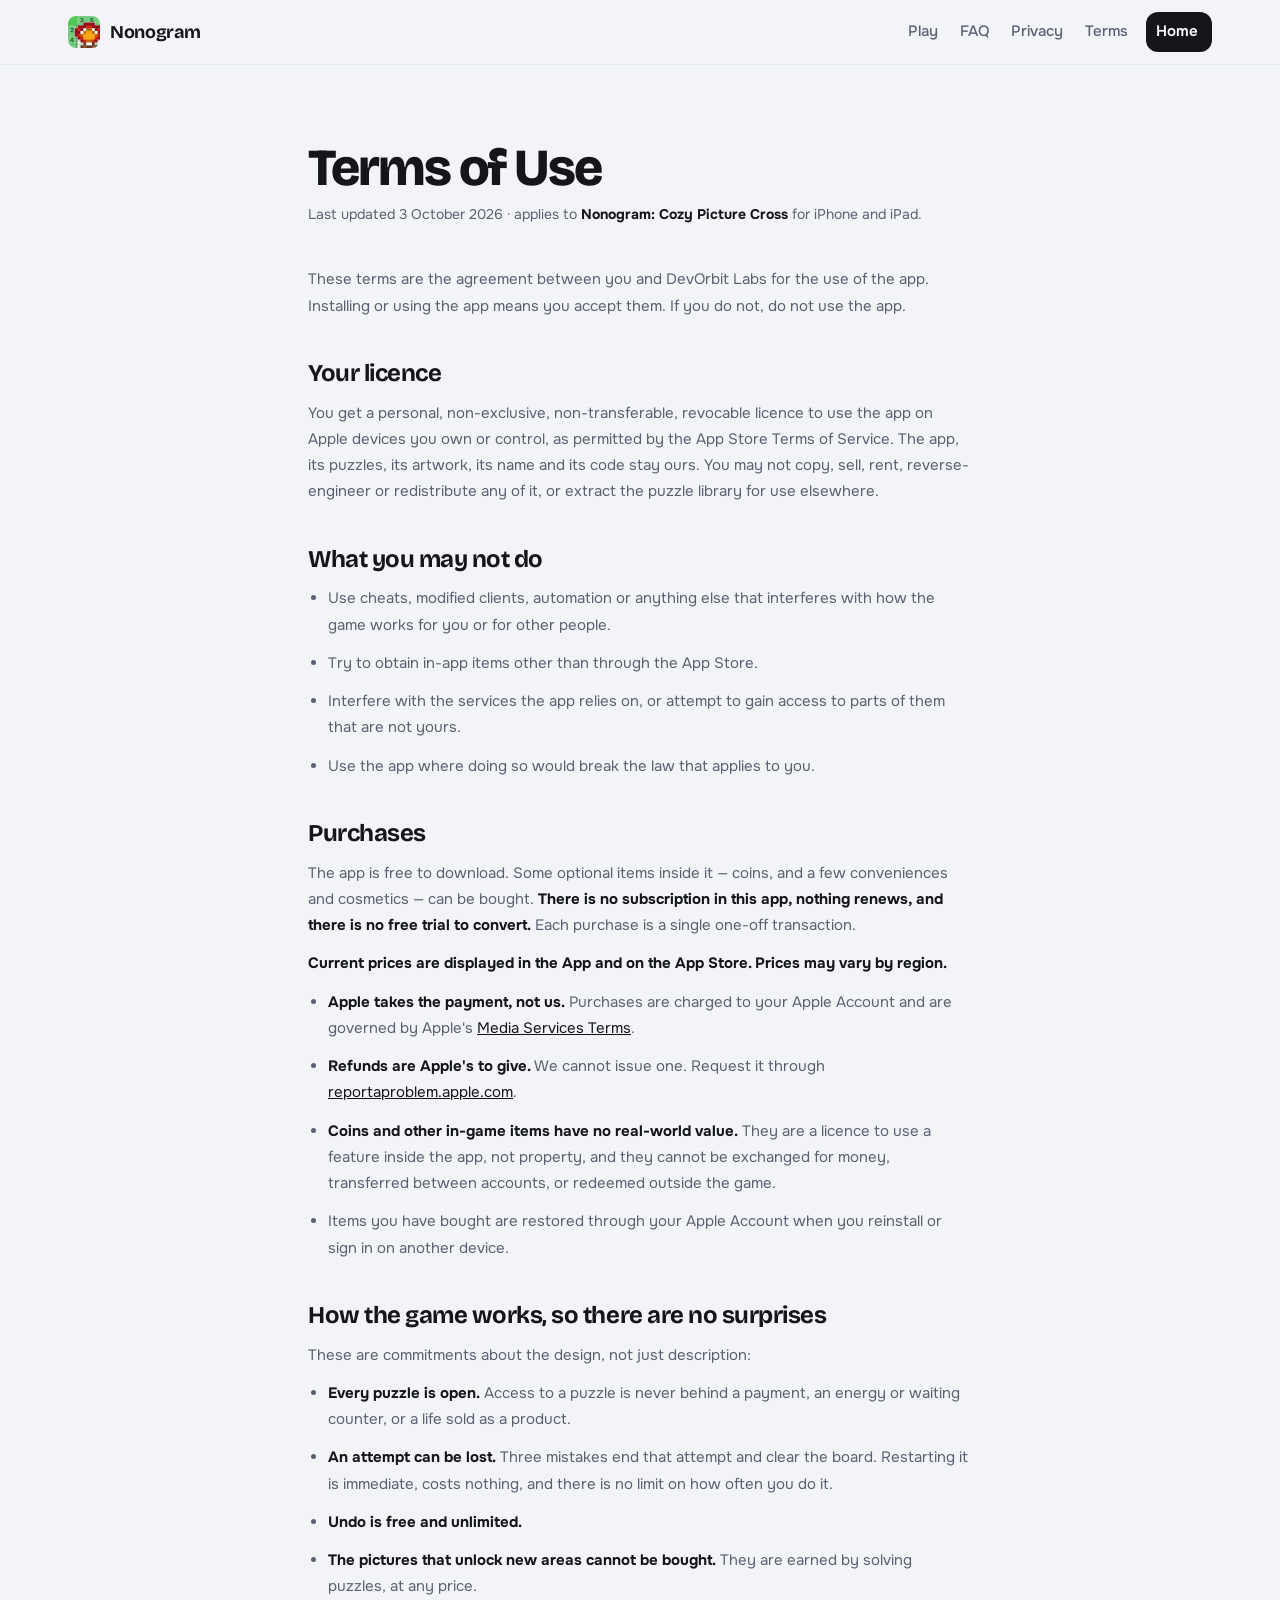
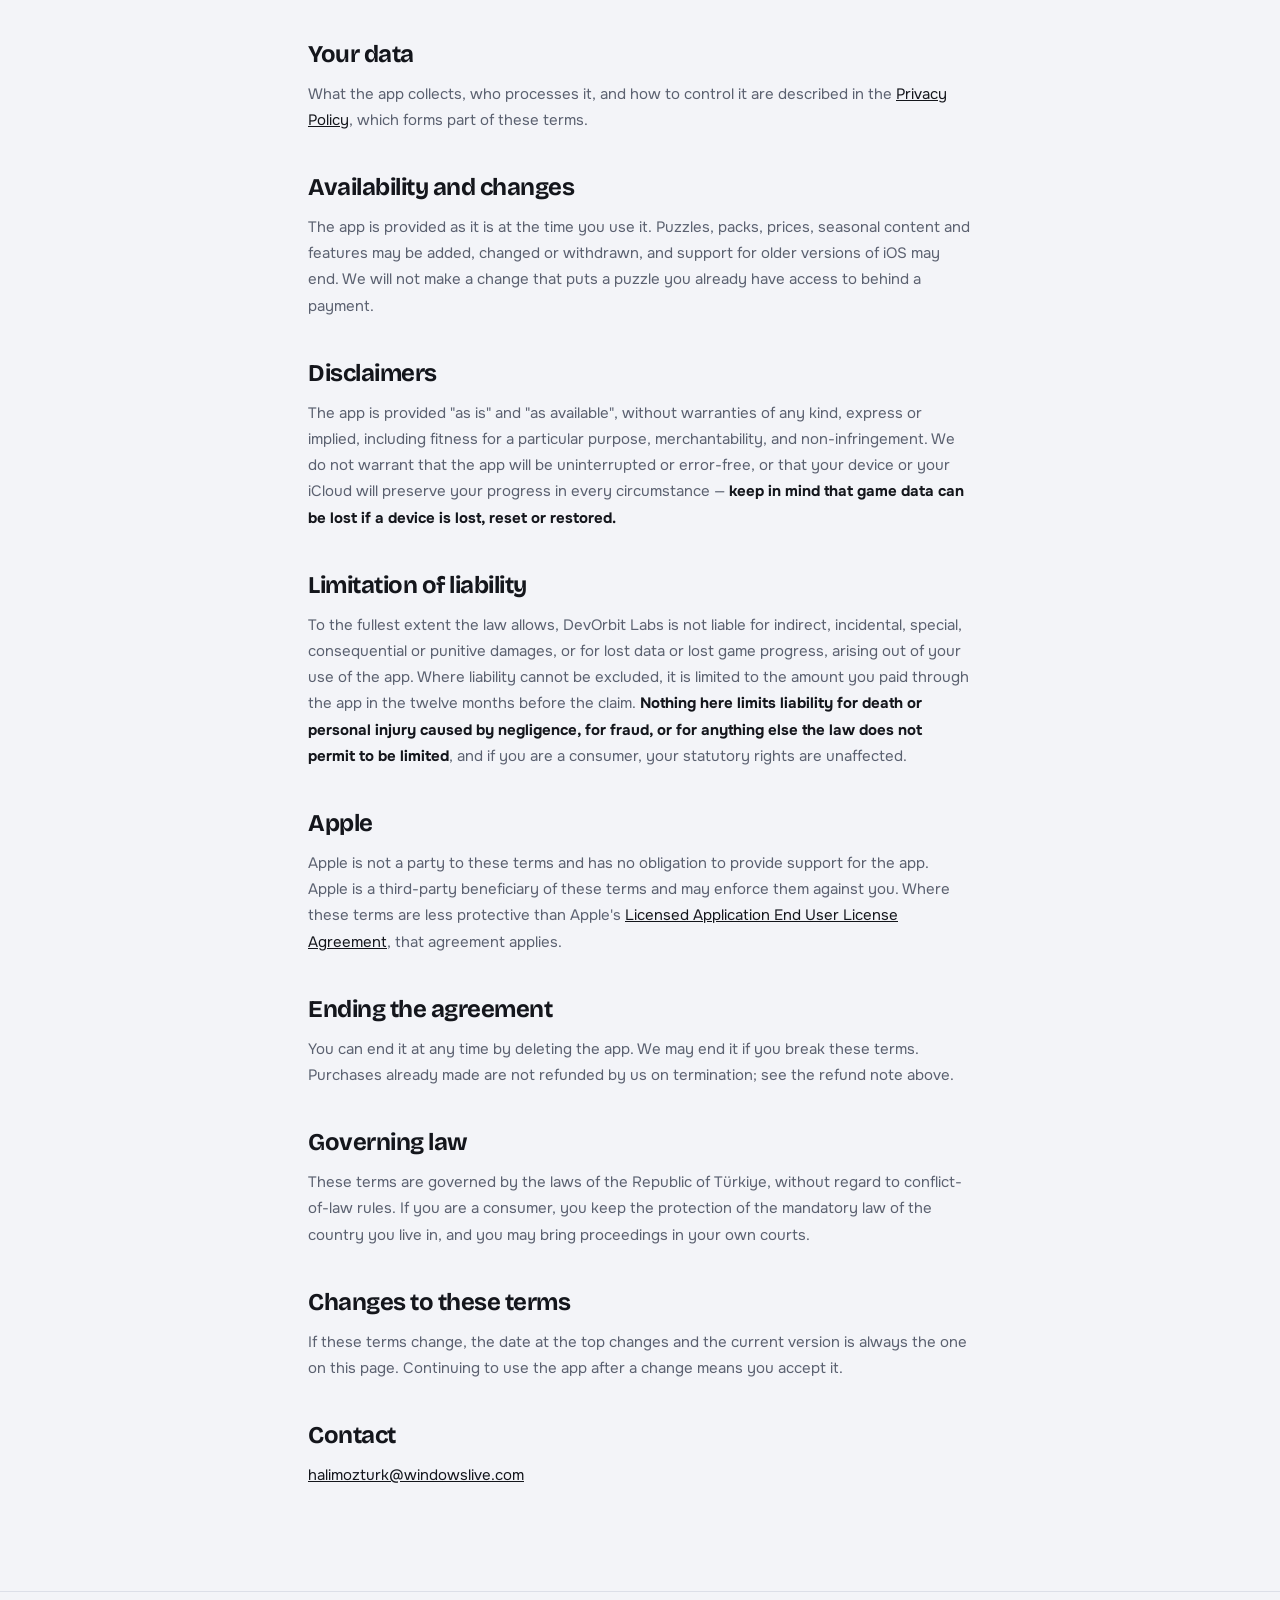
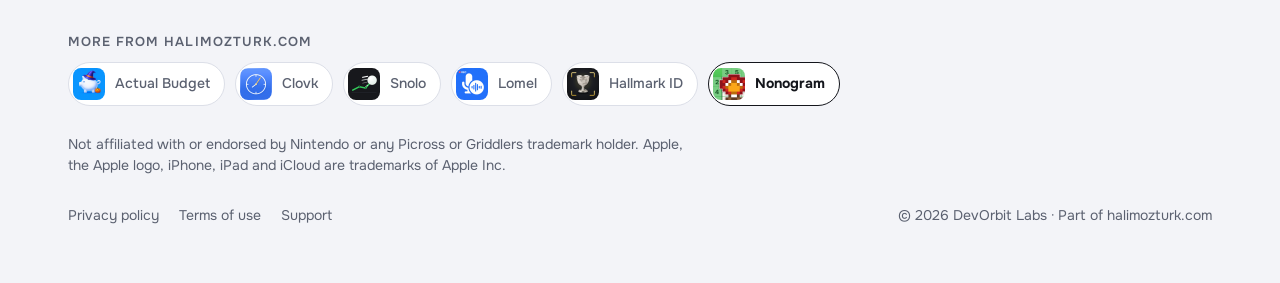
<file: terms.html>
<!doctype html>
<html lang="en">
<head>
<meta charset="utf-8">
<meta name="viewport" content="width=device-width, initial-scale=1, viewport-fit=cover">
<title>Terms of Use — Nonogram: Cozy Picture Cross</title>
<meta name="description" content="The terms that apply when you use Nonogram: Cozy Picture Cross.">
<link rel="canonical" href="https://nonogram.halimozturk.com/terms.html">
<meta name="theme-color" media="(prefers-color-scheme: light)" content="#f3f4f8">
<meta name="theme-color" media="(prefers-color-scheme: dark)" content="#0c0e13">
<link rel="icon" href="assets/web/icon.png" type="image/png">
<link rel="preconnect" href="https://fonts.googleapis.com"><link rel="preconnect" href="https://fonts.gstatic.com" crossorigin>
<link rel="stylesheet" href="https://fonts.googleapis.com/css2?family=Bricolage+Grotesque:opsz,wght@12..96,500;12..96,700;12..96,800&family=Onest:wght@400;500;600&display=swap">
<link rel="stylesheet" href="family.css">
<link rel="stylesheet" href="nonogram.css">
</head>
<body>
<header class="topbar">
  <div class="wrap">
    <a class="brand" href="index.html"><img src="assets/web/icon.png" alt="" width="32" height="32">Nonogram</a>
    <ul class="topnav">
      <li><a href="index.html#play">Play</a></li>
      <li><a href="index.html#faq">FAQ</a></li>
      <li><a href="privacy.html">Privacy</a></li>
      <li><a href="terms.html">Terms</a></li>
    </ul>
    <a class="btn sm" href="index.html">Home</a>
  </div>
</header>
<main class="wrap legal-page">
<h1>Terms of Use</h1>
<p class="legal-date">Last updated 3 October 2026 · applies to <strong>Nonogram: Cozy Picture Cross</strong> for iPhone and iPad.</p>

<p>These terms are the agreement between you and DevOrbit Labs for the use of the app. Installing or using the app means you accept them. If you do not, do not use the app.</p>

<h2>Your licence</h2>
<p>You get a personal, non-exclusive, non-transferable, revocable licence to use the app on Apple devices you own or control, as permitted by the App Store Terms of Service. The app, its puzzles, its artwork, its name and its code stay ours. You may not copy, sell, rent, reverse-engineer or redistribute any of it, or extract the puzzle library for use elsewhere.</p>

<h2>What you may not do</h2>
<ul>
  <li>Use cheats, modified clients, automation or anything else that interferes with how the game works for you or for other people.</li>
  <li>Try to obtain in-app items other than through the App Store.</li>
  <li>Interfere with the services the app relies on, or attempt to gain access to parts of them that are not yours.</li>
  <li>Use the app where doing so would break the law that applies to you.</li>
</ul>

<h2>Purchases</h2>
<p>The app is free to download. Some optional items inside it — coins, and a few conveniences and cosmetics — can be bought. <strong>There is no subscription in this app, nothing renews, and there is no free trial to convert.</strong> Each purchase is a single one-off transaction.</p>
<p><strong>Current prices are displayed in the App and on the App Store. Prices may vary by region.</strong></p>
<ul>
  <li><strong>Apple takes the payment, not us.</strong> Purchases are charged to your Apple Account and are governed by Apple's <a href="https://www.apple.com/legal/internet-services/itunes/" rel="noopener">Media Services Terms</a>.</li>
  <li><strong>Refunds are Apple's to give.</strong> We cannot issue one. Request it through <a href="https://reportaproblem.apple.com" rel="noopener">reportaproblem.apple.com</a>.</li>
  <li><strong>Coins and other in-game items have no real-world value.</strong> They are a licence to use a feature inside the app, not property, and they cannot be exchanged for money, transferred between accounts, or redeemed outside the game.</li>
  <li>Items you have bought are restored through your Apple Account when you reinstall or sign in on another device.</li>
</ul>

<h2>How the game works, so there are no surprises</h2>
<p>These are commitments about the design, not just description:</p>
<ul>
  <li><strong>Every puzzle is open.</strong> Access to a puzzle is never behind a payment, an energy or waiting counter, or a life sold as a product.</li>
  <li><strong>An attempt can be lost.</strong> Three mistakes end that attempt and clear the board. Restarting it is immediate, costs nothing, and there is no limit on how often you do it.</li>
  <li><strong>Undo is free and unlimited.</strong></li>
  <li><strong>The pictures that unlock new areas cannot be bought.</strong> They are earned by solving puzzles, at any price.</li>
</ul>

<h2>Your data</h2>
<p>What the app collects, who processes it, and how to control it are described in the <a href="privacy.html">Privacy Policy</a>, which forms part of these terms.</p>

<h2>Availability and changes</h2>
<p>The app is provided as it is at the time you use it. Puzzles, packs, prices, seasonal content and features may be added, changed or withdrawn, and support for older versions of iOS may end. We will not make a change that puts a puzzle you already have access to behind a payment.</p>

<h2>Disclaimers</h2>
<p>The app is provided "as is" and "as available", without warranties of any kind, express or implied, including fitness for a particular purpose, merchantability, and non-infringement. We do not warrant that the app will be uninterrupted or error-free, or that your device or your iCloud will preserve your progress in every circumstance — <strong>keep in mind that game data can be lost if a device is lost, reset or restored.</strong></p>

<h2>Limitation of liability</h2>
<p>To the fullest extent the law allows, DevOrbit Labs is not liable for indirect, incidental, special, consequential or punitive damages, or for lost data or lost game progress, arising out of your use of the app. Where liability cannot be excluded, it is limited to the amount you paid through the app in the twelve months before the claim. <strong>Nothing here limits liability for death or personal injury caused by negligence, for fraud, or for anything else the law does not permit to be limited</strong>, and if you are a consumer, your statutory rights are unaffected.</p>

<h2>Apple</h2>
<p>Apple is not a party to these terms and has no obligation to provide support for the app. Apple is a third-party beneficiary of these terms and may enforce them against you. Where these terms are less protective than Apple's <a href="https://www.apple.com/legal/internet-services/itunes/dev/stdeula/" rel="noopener">Licensed Application End User License Agreement</a>, that agreement applies.</p>

<h2>Ending the agreement</h2>
<p>You can end it at any time by deleting the app. We may end it if you break these terms. Purchases already made are not refunded by us on termination; see the refund note above.</p>

<h2>Governing law</h2>
<p>These terms are governed by the laws of the Republic of Türkiye, without regard to conflict-of-law rules. If you are a consumer, you keep the protection of the mandatory law of the country you live in, and you may bring proceedings in your own courts.</p>

<h2>Changes to these terms</h2>
<p>If these terms change, the date at the top changes and the current version is always the one on this page. Continuing to use the app after a change means you accept it.</p>

<h2>Contact</h2>
<p><a href="mailto:halimozturk@windowslive.com">halimozturk@windowslive.com</a></p>


</main>

<footer>
  <div class="wrap">
    <div class="fam">
      <span>More from halimozturk.com</span>
      <a class="chip" href="https://afterbudget.com"><img src="assets/web/budget.png" alt="" width="32" height="32"><span>Actual Budget</span></a>
      <a class="chip" href="https://clovk.halimozturk.com"><img src="assets/web/clovk.png" alt="" width="32" height="32"><span>Clovk</span></a>
      <a class="chip" href="https://debtsnowball.halimozturk.com"><img src="assets/web/snolo.png" alt="" width="32" height="32"><span>Snolo</span></a>
      <a class="chip" href="https://lomel.halimozturk.com"><img src="assets/web/lomel.png" alt="" width="32" height="32"><span>Lomel</span></a>
      <a class="chip" href="https://hallmarkid.halimozturk.com"><img src="assets/web/hallmark.png" alt="" width="32" height="32"><span>Hallmark ID</span></a>
      <a class="chip self" aria-current="page"><img src="assets/web/icon.png" alt="" width="32" height="32"><span><b>Nonogram</b></span></a>
    </div>
    <p class="disclaim">Not affiliated with or endorsed by Nintendo or any Picross or Griddlers trademark holder. Apple, the Apple logo, iPhone, iPad and iCloud are trademarks of Apple Inc.</p>
    <div class="legal">
      <ul>
        <li><a href="privacy.html">Privacy policy</a></li>
        <li><a href="terms.html">Terms of use</a></li>
        <li><a href="mailto:halimozturk@windowslive.com">Support</a></li>
      </ul>
      <p style="margin:0">&copy; 2026 DevOrbit Labs &middot; Part of <a href="https://halimozturk.com">halimozturk.com</a></p>
    </div>
  </div>
</footer>
</body>
</html>
</file>
<file: family.css>
/* halimozturk.com — family stylesheet v1.0.2 (2026-10-14)
   Extracted from the apex v1 page. Every app site carries a verbatim copy and sets its own face in
   <app>.css: --g1 / --g2 / --acc (stage colours), --aura1..3 (hero backlight), --sheen (headline).
   Do not edit a copy; edit design/family.css in halimozturk-website and re-sync. */
:root {
  --bg:#f3f4f8; --surface:#ffffff; --fg:#14161c; --muted:#5b6170; --line:#dcdfe8; --ink-btn:#14161c; --ink-btn-fg:#ffffff;
  --display:"Bricolage Grotesque", ui-sans-serif, system-ui, sans-serif;
  --body:"Onest", ui-sans-serif, system-ui, -apple-system, sans-serif;
  --gut:clamp(16px,4vw,48px); --max:1240px;
  /* face defaults = the apex */
  --g1:#1a1240; --g2:#6a3fd0; --acc:#ffb81f; --sfg:#ffffff;
  --aura1:#6a3fd0; --aura2:#ffb81f; --aura3:#3271ff;
  --sheen:linear-gradient(90deg,#6a3fd0,#4a3fd6 25%,#ffb81f 50%,#c99a3f 70%,#3271ff);
}
@media (prefers-color-scheme: dark) { :root:not([data-theme="light"]) {
  --bg:#0c0e13; --surface:#161920; --fg:#eef0f5; --muted:#a0a6b4; --line:#252933; color-scheme:dark } }
:root[data-theme="dark"] { --bg:#0c0e13; --surface:#161920; --fg:#eef0f5; --muted:#a0a6b4; --line:#252933; color-scheme:dark }
* { box-sizing:border-box }
html { scroll-behavior:smooth; -webkit-text-size-adjust:100% }
body { background:var(--bg); color:var(--fg); font:400 16px/1.55 var(--body); margin:0; overflow-x:hidden }
a { color:inherit }
a:focus-visible, button:focus-visible, summary:focus-visible, .shots:focus-visible { outline:3px solid currentColor; outline-offset:3px; border-radius:10px }
img { max-width:100% }
.wrap { max-width:var(--max); margin:0 auto; padding-inline:var(--gut) }

/* top bar */
.topbar { position:sticky; top:0; z-index:50; background:color-mix(in srgb, var(--bg) 78%, transparent); backdrop-filter:blur(18px) saturate(1.4); -webkit-backdrop-filter:blur(18px) saturate(1.4); border-bottom:1px solid color-mix(in srgb, var(--line) 60%, transparent) }
.topbar .wrap { display:flex; align-items:center; gap:18px; min-height:64px }
.brand { display:flex; align-items:center; gap:10px; text-decoration:none; font:700 18px/1 var(--display); letter-spacing:-.02em }
.brand img { width:32px; height:32px; border-radius:8px }
.topnav { display:flex; gap:4px 22px; margin:0 0 0 auto; padding:0; list-style:none; font-size:15px; font-weight:500 }
.topnav a { text-decoration:none; color:var(--muted) } .topnav a:hover { color:var(--fg) }
.topbar .btn.sm { margin-left:auto; min-height:40px; padding:6px 14px 6px 10px; font-size:15px; border-radius:12px; background:var(--ink-btn); color:var(--ink-btn-fg) }
.topbar .btn.sm svg { width:20px; height:20px }
@media (max-width:700px) { .topnav { display:none } }
.topnav + .btn.sm { margin-left:0 }

/* hero */
.hero { position:relative; padding-block:clamp(48px,9vw,112px) 0; isolation:isolate }
main { overflow-x:clip } /* v1.0.2: the aura bleeds past the content column to the screen edges; clip at the full-width main (not the hero, which cut it at the column edge) so iOS Safari still cannot pan sideways */
.aura { position:absolute; inset:-10% -20% auto; height:120%; z-index:-1; pointer-events:none; filter:blur(70px); opacity:.55 }
.aura i { position:absolute; width:38vw; height:38vw; max-width:560px; max-height:560px; border-radius:50%; animation:drift 18s ease-in-out infinite alternate }
.aura i:nth-child(1) { background:var(--aura1); left:8%; top:30% }
.aura i:nth-child(2) { background:var(--aura2); left:38%; top:45%; animation-delay:-6s }
.aura i:nth-child(3) { background:var(--aura3); left:62%; top:28%; animation-delay:-12s }
@keyframes drift { to { transform:translate(6vw,-4vw) scale(1.15) } }
.eyebrow { font:600 13px/1 var(--body); letter-spacing:.14em; text-transform:uppercase; color:var(--muted); margin:0 0 18px }
.hero h1 { font:800 clamp(44px,9vw,120px)/.92 var(--display); letter-spacing:-.05em; margin:0; max-width:12ch; text-wrap:balance }
.hero h1 em, .sheen { font-style:normal; background:var(--sheen); background-size:200% 100%; -webkit-background-clip:text; background-clip:text; color:transparent; animation:sheen 8s linear infinite }
@keyframes sheen { to { background-position:-200% 0 } }
.hero .sub { font-size:clamp(17px,2vw,21px); color:var(--muted); max-width:46ch; margin:24px 0 0; text-wrap:pretty }
.hero .ctas { margin-top:30px }
.hero .btn { background:var(--ink-btn); color:var(--ink-btn-fg) }

.fan { position:relative; display:flex; justify-content:center; margin-top:clamp(40px,6vw,72px); height:clamp(380px,46vw,620px); perspective:1600px }
.fan-item { position:absolute; bottom:0; width:clamp(150px,19vw,256px); left:50%; border-radius:clamp(18px,2.4vw,30px); overflow:hidden;
  box-shadow:0 40px 80px -24px rgb(8 10 20 / .45), 0 0 0 1px rgb(255 255 255 / .08);
  transform:translateX(calc(-50% + var(--o) * clamp(92px,13.5vw,182px))) translateY(calc(var(--a) * 24px)) rotate(calc(var(--o) * 4.5deg));
  transition:transform .5s cubic-bezier(.2,.8,.2,1), box-shadow .5s; z-index:calc(10 - var(--a) * 2);
  animation:rise .9s cubic-bezier(.2,.8,.2,1) both; animation-delay:calc(var(--a) * 90ms) }
@keyframes rise { from { translate:0 60px; opacity:.001 } }
.fan-item img { display:block; width:100%; height:auto }
.fan-item:hover { transform:translateX(calc(-50% + var(--o) * clamp(92px,13.5vw,182px))) translateY(-20px) rotate(0deg) scale(1.06); z-index:20; box-shadow:0 50px 90px -20px rgb(8 10 20 / .55) }

.chips { display:flex; flex-wrap:wrap; gap:10px; justify-content:center; padding-block:clamp(40px,7vw,96px) 0 }
.chip { display:flex; align-items:center; gap:10px; padding:6px 18px 6px 6px; border-radius:999px; background:var(--surface); border:1px solid var(--line); text-decoration:none; font-weight:500; font-size:15px; min-height:52px; transition:transform .2s, border-color .2s }
.chip img { border-radius:11px; width:40px; height:40px }
.chip.dot { padding-left:18px } .chip.dot::before { content:""; width:10px; height:10px; border-radius:3px; background:var(--g2); transform:rotate(45deg); margin-right:2px }
.chip:hover { border-color:var(--fg); transform:translateY(-2px) }
footer .fam .chip.self { color:var(--fg); border-color:var(--fg); cursor:default }
footer .fam .chip.self:hover { transform:none }

/* section heads + card grid */
.section { padding-block:clamp(48px,7vw,96px) 0 }
.section > .wrap > h2, .section-head h2 { font:800 clamp(30px,4.4vw,56px)/1 var(--display); letter-spacing:-.04em; margin:0; max-width:18ch; text-wrap:balance }
.section-head p { font-size:clamp(16px,1.6vw,19px); color:var(--muted); max-width:52ch; margin:16px 0 0; text-wrap:pretty }
.cards { display:grid; grid-template-columns:repeat(auto-fit,minmax(min(100%,260px),1fr)); gap:14px; margin-top:clamp(24px,3vw,40px); padding:0; list-style:none }
.card { background:var(--surface); border:1px solid var(--line); border-radius:22px; padding:22px; min-width:0; display:grid; gap:8px; align-content:start }
.card .ico { width:40px; height:40px; border-radius:12px; display:grid; place-items:center; background:color-mix(in srgb, var(--g2) 14%, var(--surface)); color:var(--g2); margin-bottom:6px }
.card .ico svg { width:22px; height:22px }
.card h3 { font:700 19px/1.15 var(--display); letter-spacing:-.02em; margin:0 }
.card p { margin:0; color:var(--muted); font-size:15px; line-height:1.55 }

/* stages (one per feature, in the app's own colours) */
.apps { display:grid; gap:clamp(20px,3vw,36px); padding-block:clamp(40px,6vw,80px) 0; padding-inline:clamp(8px,2vw,24px) }
.app { scroll-margin-top:80px }
.stage { position:relative; overflow:hidden; isolation:isolate; max-width:1440px; margin:0 auto; border-radius:clamp(28px,4vw,48px); color:var(--sfg);
  background:radial-gradient(120% 90% at 85% 10%, var(--g2), var(--g1) 70%);
  padding:clamp(28px,5vw,72px); display:grid; grid-template-columns:minmax(0,5fr) minmax(0,7fr); gap:clamp(32px,5vw,64px); align-items:center }
.app:nth-child(even) .stage { grid-template-columns:minmax(0,7fr) minmax(0,5fr); background:radial-gradient(120% 90% at 15% 10%, var(--g2), var(--g1) 70%) }
.app:nth-child(even) .app-copy { order:2 }
.water { position:absolute; z-index:-1; right:-2%; bottom:-.18em; font:800 clamp(110px,19vw,300px)/1 var(--display); letter-spacing:-.06em; white-space:nowrap; color:var(--sfg); opacity:.07; pointer-events:none }
.app:nth-child(even) .water { right:auto; left:-2% }
.app-copy { min-width:0 }
.app-id { display:flex; align-items:center; gap:16px }
.app-icon { width:80px; height:80px; border-radius:19px; box-shadow:0 0 0 1px rgb(255 255 255 / .15), 0 16px 40px -10px var(--acc) }
.app h2 { font:700 clamp(24px,2.4vw,30px)/1.05 var(--display); letter-spacing:-.02em; margin:0 }
.cat { margin:6px 0 0; font:600 12px/1 var(--body); letter-spacing:.14em; text-transform:uppercase; opacity:.7 }
.headline { font:800 clamp(34px,4.6vw,62px)/.98 var(--display); letter-spacing:-.04em; margin:0; text-wrap:balance }
.app-id + .headline { margin-top:28px }
.line { font-size:clamp(17px,1.6vw,19px); line-height:1.5; margin:18px 0 0; max-width:38ch; opacity:.85; text-wrap:pretty }
.tiles { list-style:none; padding:0; margin:26px 0 0; display:grid; gap:10px }
.tiles li { padding:12px 16px 12px 42px; position:relative; border-radius:14px; background:color-mix(in srgb, var(--sfg) 8%, transparent); border:1px solid color-mix(in srgb, var(--sfg) 12%, transparent); font-weight:500; font-size:15px }
.tiles li::before { content:""; position:absolute; left:16px; top:50%; width:12px; height:12px; margin-top:-6px; border-radius:4px; background:var(--acc); transform:rotate(45deg) }
.meta { display:flex; flex-wrap:wrap; align-items:center; gap:10px 20px; margin-top:22px }
.devices { list-style:none; padding:0; margin:0; display:flex; flex-wrap:wrap; gap:8px }
.devices li { display:flex; align-items:center; gap:6px; padding:6px 12px 6px 9px; border-radius:999px; border:1px solid color-mix(in srgb, currentColor 25%, transparent); font-size:14px; font-weight:500 }
.devices svg { width:18px; height:18px }
.ctas { display:flex; flex-wrap:wrap; align-items:center; gap:14px 22px; margin-top:26px }
.btn { display:inline-flex; align-items:center; gap:10px; background:var(--sfg); color:var(--g1); text-decoration:none; padding:10px 22px 10px 16px; border-radius:16px; min-height:58px; font:600 19px/1.05 var(--body); transition:transform .2s, box-shadow .2s; border:0; cursor:pointer }
.btn svg { width:26px; height:26px }
.btn small { display:block; font-size:11px; font-weight:500; opacity:.75 }
.btn:hover { transform:translateY(-2px); box-shadow:0 14px 30px -10px rgb(0 0 0 / .5) }
.link { font-weight:500; text-decoration:none; border-bottom:1.5px solid currentColor; padding-block:6px 2px; opacity:.9 }

.shots { display:grid; grid-auto-flow:column; grid-auto-columns:minmax(0,1fr); gap:clamp(10px,1.4vw,18px); min-width:0; perspective:1400px }
.shots img { width:100%; height:auto; border-radius:clamp(14px,1.6vw,24px); box-shadow:0 30px 60px -20px rgb(0 0 0 / .55), 0 0 0 1px rgb(255 255 255 / .1);
  transform:translateY(calc(var(--j) * 14px - 21px)) rotateY(-10deg); transition:transform .5s cubic-bezier(.2,.8,.2,1) }
.app:nth-child(even) .shots img { transform:translateY(calc(var(--j) * -14px + 21px)) rotateY(10deg) }
.stage:hover .shots img { transform:translateY(0) rotateY(0) }
.shots img:hover { transform:translateY(-12px) scale(1.04) !important; z-index:2 }
.shots.one { grid-auto-columns:minmax(0,1fr); justify-items:center }
.shots.one img { max-width:min(100%,340px) }
@supports (animation-timeline: view()) {
  .shots img { animation:enter linear both; animation-timeline:view(); animation-range:entry 0% entry 70% }
  @keyframes enter { from { opacity:.25; translate:0 80px } }
}

/* FAQ */
.faq { display:grid; gap:10px; margin-top:clamp(24px,3vw,40px); max-width:820px }
.faq details { background:var(--surface); border:1px solid var(--line); border-radius:18px; padding:0 20px }
.faq summary { cursor:pointer; list-style:none; font:600 17px/1.3 var(--body); padding:18px 32px 18px 0; position:relative }
.faq summary::-webkit-details-marker { display:none }
.faq summary::after { content:""; position:absolute; right:4px; top:50%; width:10px; height:10px; margin-top:-7px; border-right:2px solid var(--muted); border-bottom:2px solid var(--muted); transform:rotate(45deg); transition:transform .2s }
.faq details[open] summary::after { transform:rotate(225deg); margin-top:-2px }
.faq details p { margin:0 0 18px; color:var(--muted); line-height:1.6; max-width:68ch }

/* family footer */
footer { margin-top:clamp(56px,8vw,112px); padding-block:40px 56px; border-top:1px solid var(--line); color:var(--muted); font-size:14px }
footer .wrap { display:grid; gap:28px }
footer .fam { display:flex; flex-wrap:wrap; align-items:center; gap:10px }
footer .fam > span { flex:1 1 100%; font-size:13px; letter-spacing:.08em; text-transform:uppercase; font-weight:600 }
footer .fam .chip { min-height:44px; font-size:14px; padding:4px 14px 4px 4px } footer .fam .chip img { width:32px; height:32px; border-radius:8px }
footer .legal { display:flex; flex-wrap:wrap; justify-content:space-between; gap:12px 24px }
footer ul { list-style:none; padding:0; margin:0; display:flex; flex-wrap:wrap; gap:8px 20px }
footer a { text-decoration:none } footer a:hover { color:var(--fg) }

/* legal pages */
.legal-page { max-width:760px; padding-block:clamp(40px,6vw,80px) 0 }
.legal-page h1 { font:800 clamp(34px,5vw,52px)/1 var(--display); letter-spacing:-.04em; margin:0 0 8px }
.legal-page .legal-date { color:var(--muted); font-size:14px; margin:0 0 40px }
.legal-page h2 { font:700 clamp(20px,2.4vw,24px)/1.2 var(--display); letter-spacing:-.02em; margin:40px 0 12px }
.legal-page p, .legal-page li { color:var(--muted); line-height:1.75; margin:0 0 12px; font-size:15px }
.legal-page ul { padding-left:20px; margin:0 0 16px }
.legal-page a { color:var(--fg) }

/* iPad portrait and below */
@media (max-width: 960px) {
  .stage, .app:nth-child(even) .stage { grid-template-columns:minmax(0,1fr) }
  .app:nth-child(even) .app-copy { order:0 }
  .shots { grid-auto-columns:clamp(150px,36vw,230px); overflow-x:auto; scroll-snap-type:x mandatory; margin-inline:calc(clamp(28px,5vw,72px) * -1); padding:10px clamp(28px,5vw,72px) 30px; scrollbar-width:none; -webkit-overflow-scrolling:touch }
  .shots::-webkit-scrollbar { display:none }
  .shots img, .app:nth-child(even) .shots img { scroll-snap-align:center; transform:none }
  .shots.one { grid-auto-columns:minmax(0,1fr); overflow:visible; margin-inline:0; padding:0 }
  .line { max-width:none }
  .water { font-size:clamp(90px,26vw,200px) }
}
@media (max-width: 600px) {
  .fan { height:auto; justify-content:flex-start; overflow-x:auto; scroll-snap-type:x mandatory; gap:12px; margin-inline:calc(var(--gut) * -1); padding:6px var(--gut) 28px; scrollbar-width:none; perspective:none }
  .fan::-webkit-scrollbar { display:none }
  .fan-item, .fan-item:hover { position:relative; left:auto; transform:none; flex:0 0 46vw; scroll-snap-align:center; z-index:auto }
  .chips { justify-content:flex-start; padding-top:8px }
  .btn { flex:1 1 100%; justify-content:center }
  .topbar .btn.sm { flex:0 0 auto }
  .apps { padding-inline:8px }
  .stage { padding:28px 20px }
  .shots { margin-inline:-20px; padding-inline:20px }
}
@media (prefers-reduced-motion: reduce) {
  *, *::before { animation:none !important; transition:none !important; scroll-behavior:auto !important }
}
</file>
<file: events.css>
/* halimozturk.com — family events component v1.0 (2026-10-14)
   "Now in the app": the app's live In-App Event as a card under the hero, and its past events as a
   strip of smaller event cards. Data: /events/events.json (written by gemappfinder
   tools/web/event_sync.py from App Store Connect). Rendered by events.js. Copy verbatim; edit here. */
.evt { padding-block:clamp(36px,6vw,72px) 0 }
.evt[hidden] { display:none }
.evt-now { display:grid; grid-template-columns:minmax(0,1.35fr) minmax(0,1fr); border-radius:clamp(22px,2.6vw,32px); overflow:hidden;
  background:linear-gradient(135deg,var(--g1),var(--g2)); color:var(--sfg); text-decoration:none; isolation:isolate;
  box-shadow:0 30px 60px -30px color-mix(in srgb, var(--g2) 70%, transparent); transition:transform .25s }
.evt-now:hover { transform:translateY(-3px) }
.evt-now img { display:block; width:100%; height:100%; aspect-ratio:16/9; object-fit:cover }
.evt-body { display:grid; align-content:center; gap:12px; padding:clamp(22px,3.4vw,44px) }
.evt-eyebrow { display:flex; align-items:center; gap:10px; margin:0; font:600 12px/1 var(--body); letter-spacing:.14em; text-transform:uppercase; opacity:.9 }
.evt-eyebrow::before { content:""; width:9px; height:9px; border-radius:50%; background:var(--acc); box-shadow:0 0 0 0 var(--acc); animation:evt-pulse 2.2s ease-out infinite }
.evt-body h3 { margin:0; font:700 clamp(26px,3.2vw,40px)/1.05 var(--display); letter-spacing:-.025em }
.evt-body p { margin:0; font-size:17px; line-height:1.45; opacity:.88 }
.evt-meta { display:flex; flex-wrap:wrap; align-items:center; gap:12px 16px; margin-top:6px }
.evt-when { font-weight:600; font-size:15px; opacity:.85 }
.evt-cta { display:inline-flex; align-items:center; gap:8px; min-height:44px; padding:10px 18px; border-radius:999px; background:var(--acc); color:#14161c; font-weight:700; font-size:15px }
.evt-cta svg { width:16px; height:16px }
.evt-past { margin-top:clamp(28px,4vw,48px) }
.evt-past h4 { margin:0 0 14px; font:600 13px/1 var(--body); letter-spacing:.14em; text-transform:uppercase; color:var(--muted) }
.evt-strip { display:flex; gap:14px; overflow-x:auto; scroll-snap-type:x mandatory; padding:0 0 10px; margin:0; list-style:none; scrollbar-width:thin }
.evt-strip li { flex:0 0 clamp(200px,22vw,260px); scroll-snap-align:start; margin:0 }
.evt-strip img { display:block; width:100%; height:auto; aspect-ratio:16/9; object-fit:cover; border-radius:16px; border:1px solid var(--line); background:var(--surface) }
.evt-strip span { display:block; margin-top:8px; font-size:13px; line-height:1.3; color:var(--muted) }
@keyframes evt-pulse { 0% { box-shadow:0 0 0 0 color-mix(in srgb, var(--acc) 70%, transparent) } 80%,100% { box-shadow:0 0 0 10px transparent } }
@media (max-width:760px) { .evt-now { grid-template-columns:1fr } .evt-body p { font-size:16px } }
@media (prefers-reduced-motion: reduce) { .evt-eyebrow::before { animation:none } .evt-now { transition:none } }
</file>
<file: nonogram.css>
/* Nonogram — the app's own face on the shared family skeleton (family.css v1.0.1).
   Stage colours = the app icon: the deep green of its grid and the amber of its pixel picture.
   Aura and sheen = the icon's leaf green, tomato red and amber. */
:root {
  --g1:#0c2414; --g2:#2c7d45; --acc:#ffb347; --sfg:#ffffff;
  --aura1:#5cc27a; --aura2:#f2a33a; --aura3:#e0584a;
  --sheen:linear-gradient(90deg,#1f7a3d,#2f9a52 25%,#c9482f 45%,#d98a1c 65%,#1f7a3d 85%,#2f9a52);
}
@media (prefers-color-scheme: dark) { :root:not([data-theme="light"]) {
  --aura1:#2f7a49; --aura2:#a8691c; --aura3:#9c3a30;
  --sheen:linear-gradient(90deg,#6fdc8f,#a9f0bd 25%,#ff9a85 45%,#ffc66b 65%,#6fdc8f 85%,#a9f0bd) } }
:root[data-theme="dark"] {
  --aura1:#2f7a49; --aura2:#a8691c; --aura3:#9c3a30;
  --sheen:linear-gradient(90deg,#6fdc8f,#a9f0bd 25%,#ff9a85 45%,#ffc66b 65%,#6fdc8f 85%,#a9f0bd) }

/* --g2 is a mid green: right for the stages, too dark for small marks on the dark page. */
:root { --pip:#2c7d45 }
@media (prefers-color-scheme: dark) { :root:not([data-theme="light"]) { --pip:#6fdc8f } }
:root[data-theme="dark"] { --pip:#6fdc8f }
.chip.dot::before { background:var(--pip) }
.card .ico { color:var(--pip); background:color-mix(in srgb, var(--pip) 14%, var(--surface)) }

#trust .cards { grid-template-columns:repeat(auto-fit,minmax(min(100%,300px),1fr)) }

/* hero stat row */
.facts { display:flex; flex-wrap:wrap; gap:10px 28px; margin-top:28px; padding:0; list-style:none; color:var(--muted); font-size:15px; font-weight:500 }
.facts b { display:block; font:800 28px/1 var(--display); letter-spacing:-.03em; color:var(--fg) }
@media (max-width:600px) { .facts { gap:8px 22px } .facts b { font-size:24px } }

.note { margin:18px 0 0; font-size:14px; opacity:.7; max-width:44ch }

/* the iPad board */
.padshot { margin:0; max-width:1000px; margin-inline:auto }
.padshot img { width:100%; height:auto; border-radius:clamp(14px,1.6vw,24px); box-shadow:0 30px 60px -20px rgb(0 0 0 / .45), 0 0 0 1px var(--line) }

/* closing call */
.cta { margin-top:clamp(56px,8vw,112px); padding-inline:clamp(8px,2vw,24px) }
.cta .stage { grid-template-columns:minmax(0,1fr); text-align:center; justify-items:center; padding-block:clamp(48px,7vw,96px) }
.cta .line { margin-inline:auto }
.cta .water { right:auto; left:50%; translate:-50% 0 }
footer .disclaim { margin:0; max-width:70ch }

/* legal pages: sub-heads, tables and small print from the existing policy text */
.legal-page h3 { font:600 17px/1.3 var(--body); margin:24px 0 8px }
.legal-page strong { color:var(--fg) }
.legal-page table { width:100%; border-collapse:collapse; font-size:14px; margin:16px 0; display:block; overflow-x:auto }
.legal-page th, .legal-page td { text-align:left; vertical-align:top; padding:8px 10px; border-bottom:1px solid var(--line) }
.legal-page .small-print { font-size:13px; margin-top:40px }
</file>
